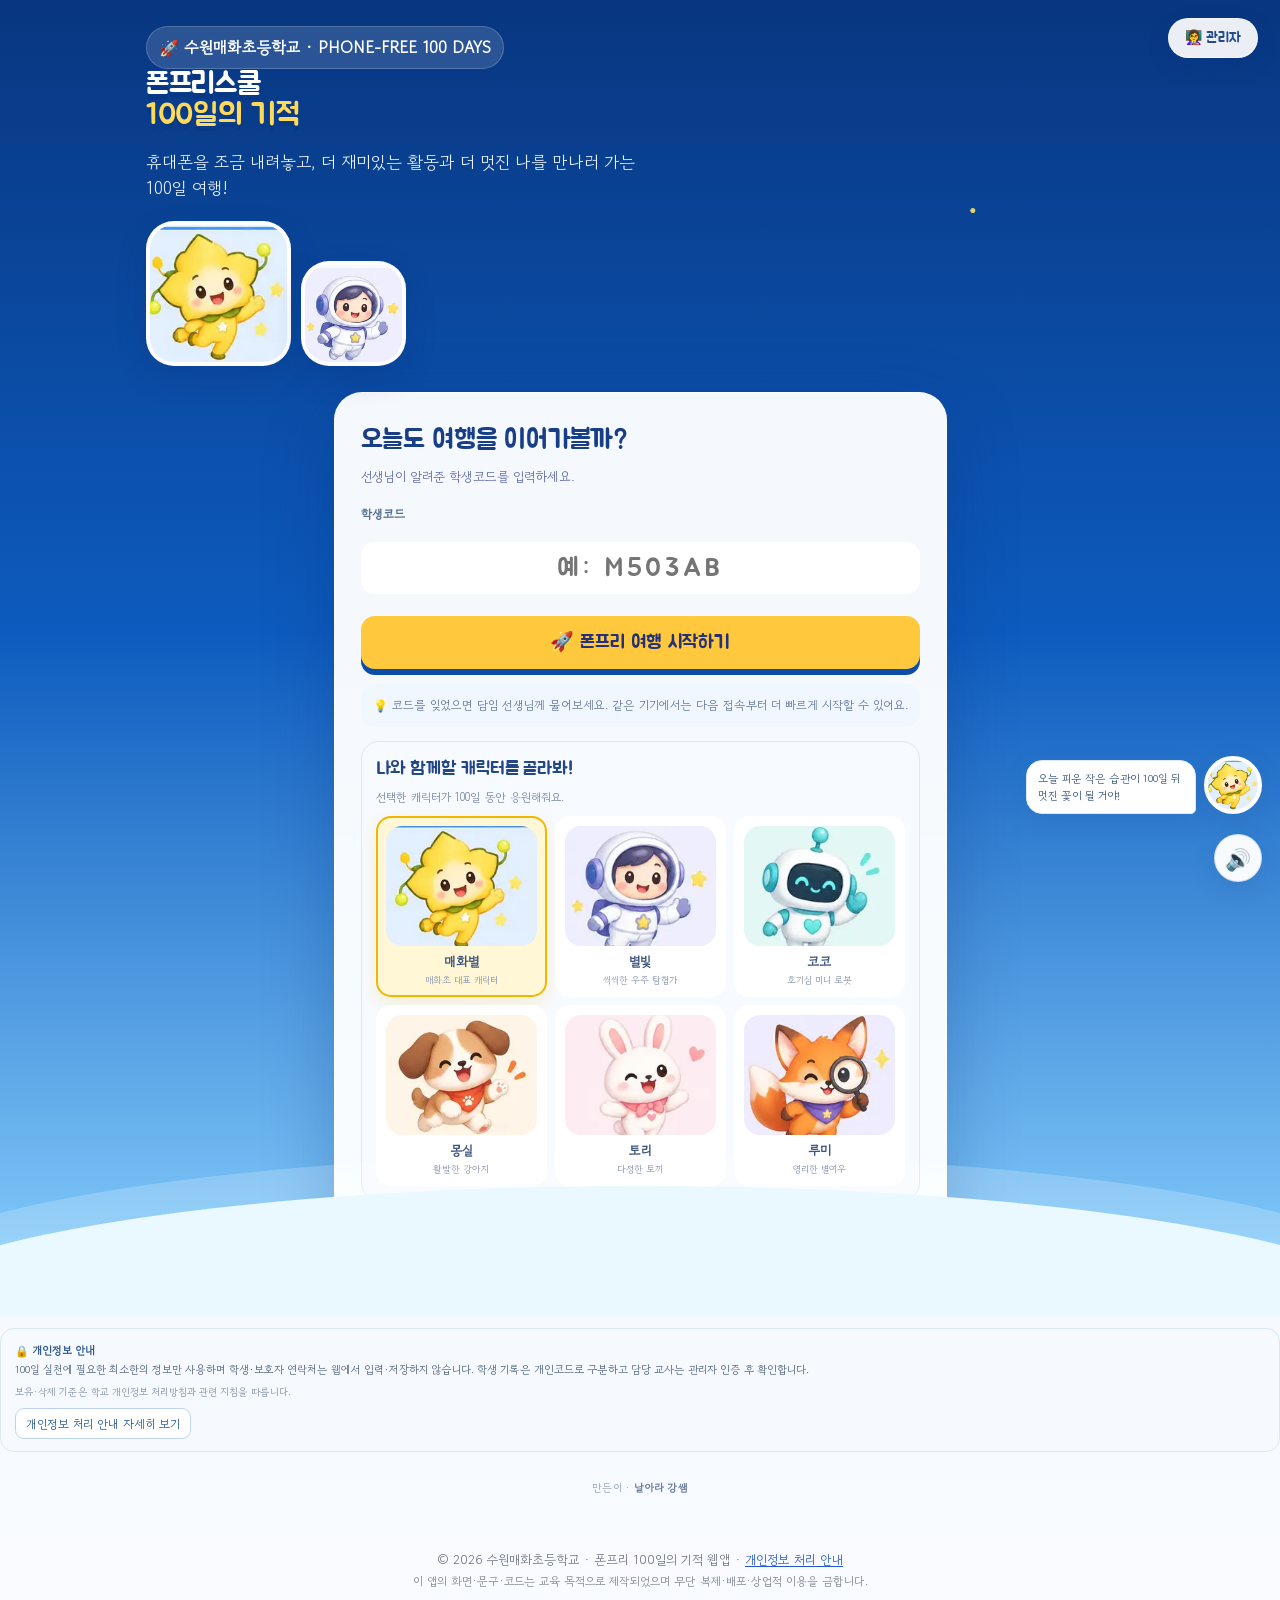
<file: index.html>
<!DOCTYPE html>
<html lang="ko">
<head>
<!-- v8.1: 학습지원 소프트웨어 필수기준 체크리스트 대응 -->
<meta charset="UTF-8">
<meta name="viewport" content="width=device-width, initial-scale=1">
<title>폰프리 100일의 기적 · 5·6학년</title>
<meta name="description" content="수원매화초등학교 5·6학년 학생이 100일 동안 스마트폰 사용 습관을 돌아보고 독서·예술문화·스포츠·관계 성장 활동을 기록하는 폰프리 실천 웹앱입니다.">
<meta name="theme-color" content="#1B2358">
<meta name="robots" content="noindex,nofollow,noarchive">
<link rel="canonical" href="https://100-v80.vercel.app/">
<meta property="og:type" content="website">
<meta property="og:locale" content="ko_KR">
<meta property="og:title" content="폰프리스쿨 100일의 기적">
<meta property="og:description" content="폰 OFF, RAS ON! 오늘 기록과 내 활동을 차근차근 남기는 100일 폰프리 성장 프로젝트">
<meta property="og:url" content="https://100-v80.vercel.app/">
<link rel="preconnect" href="https://fonts.googleapis.com">
<link href="https://fonts.googleapis.com/css2?family=Jua&family=Gowun+Dodum&display=swap" rel="stylesheet">
<link rel="stylesheet" href="/styles.css">
</head>
<body>
<div id="login">
    <button type="button" class="admin-entry-top" id="adminEntryTop">👩‍🏫 관리자</button>

    <div class="login-shell">
      <div class="login-story">
        <div class="mini-brand">🚀 수원매화초등학교 · PHONE-FREE 100 DAYS</div>
        <h1>폰프리스쿨<br><em>100일의 기적</em></h1>
        <p>휴대폰을 조금 내려놓고, 더 재미있는 활동과 더 멋진 나를 만나러 가는 100일 여행!</p>
        <div class="login-characters">
          <div class="login-mascot-img"><img src="" data-char-image="maehwabyeol" alt="매화별"></div>
          <div class="login-mascot-img secondary"><img src="" data-char-image="byeolbit" alt="별빛"></div>
        </div>
      </div>
      </div>
      <div class="login-card">
        <h2>오늘도 여행을 이어가볼까?</h2>
        <div class="muted">선생님이 알려준 학생코드를 입력하세요.</div>
        <div class="login-code-label">학생코드</div>
        <input id="codeIn" maxlength="10" placeholder="예: M503AB" autocomplete="off">
        <button class="btn login-primary" id="loginBtn">🚀 폰프리 여행 시작하기</button>
        <div class="login-help">💡 코드를 잊었으면 담임 선생님께 물어보세요. 같은 기기에서는 다음 접속부터 더 빠르게 시작할 수 있어요.</div>
        <div class="character-panel">
          <h3>나와 함께할 캐릭터를 골라봐!</h3>
          <p>선택한 캐릭터가 100일 동안 응원해줘요.</p>
          <div class="character-grid maehwa-six">
            <button type="button" class="character-choice on" data-char-id="maehwabyeol" data-name="매화별" data-say="오늘 피운 작은 습관이 100일 뒤 멋진 꽃이 될 거야!">
              <div class="face"><img src="" data-char-image="maehwabyeol" alt="매화별"></div><b>매화별</b><small>매화초 대표 캐릭터</small>
            </button>
            <button type="button" class="character-choice" data-char-id="byeolbit" data-name="별빛" data-say="좋아! 오늘도 폰프리 우주로 출발!">
              <div class="face"><img src="" data-char-image="byeolbit" alt="별빛"></div><b>별빛</b><small>씩씩한 우주 탐험가</small>
            </button>
            <button type="button" class="character-choice" data-char-id="coco" data-name="코코" data-say="새로운 좋은 습관 데이터를 발견했어!">
              <div class="face"><img src="" data-char-image="coco" alt="코코"></div><b>코코</b><small>호기심 미니 로봇</small>
            </button>
            <button type="button" class="character-choice" data-char-id="mongsil" data-name="몽실" data-say="폰 대신 재미있는 걸 하러 가자! 멍!">
              <div class="face"><img src="" data-char-image="mongsil" alt="몽실"></div><b>몽실</b><small>활발한 강아지</small>
            </button>
            <button type="button" class="character-choice" data-char-id="tori" data-name="토리" data-say="천천히 해도 괜찮아. 오늘 한 걸음이면 충분해!">
              <div class="face"><img src="" data-char-image="tori" alt="토리"></div><b>토리</b><small>다정한 토끼</small>
            </button>
            <button type="button" class="character-choice" data-char-id="rumi" data-name="루미" data-say="오늘의 폰프리 미션을 멋지게 찾아볼까?">
              <div class="face"><img src="" data-char-image="rumi" alt="루미"></div><b>루미</b><small>영리한 별여우</small>
            </button>
          </div>
        </div>
        <div class="teacher-entry">
          <button class="tlink" id="tlink" type="button">선생님은 여기로 들어가요 →</button>
          <div id="tbox" class="hidden" style="margin-top:10px">
            <label for="tpw" style="display:block;font-size:12px;font-weight:700;color:#536987;margin-bottom:6px">선생님 비밀번호</label>
            <div class="teacher-pw-row">
              <input type="password" id="tpw" placeholder="설정한 비밀번호 입력" autocomplete="current-password">
              <button type="button" id="tpwToggle" class="pw-toggle" aria-label="비밀번호 보기">보기</button>
            </div>
            <div class="teacher-login-msg" id="teacherLoginMsg">스프레드시트의 <b>폰프리 → 선생님 비밀번호 설정</b>에서 먼저 비밀번호를 정해주세요.</div>
            <button class="btn second" id="tbtn" type="button" style="margin-top:9px;background:#fff">학급 현황 열기</button>
          </div>
        </div>
        <div class="err" id="loginErr"></div>
      </div>
    </div>
  </div>



<div class="admin-modal" id="adminModal">
  <div class="admin-modal-card">
    <h2>👩‍🏫 관리자 로그인</h2>
    <div class="muted">선생님 비밀번호를 입력하면 학급 전체 현황으로 이동합니다.</div>
    <label for="adminPw" style="font-size:12px;font-weight:700;color:#536987">선생님 비밀번호</label>
    <div class="teacher-pw-row" style="margin-top:6px">
      <input type="password" id="adminPw" placeholder="비밀번호 입력" autocomplete="current-password">
      <button type="button" id="adminPwToggle" class="pw-toggle">보기</button>
    </div>
    <div class="teacher-login-msg" id="adminLoginMsg">스프레드시트에서 설정한 선생님 비밀번호를 입력하세요.</div>
    <button class="btn" id="adminLoginBtn" type="button" style="margin-top:10px">학급 현황 열기</button>
    <button class="admin-modal-close" id="adminModalClose" type="button">닫기</button>
  </div>
</div>

<div id="teacher" class="hidden">
  <h1 style="font-size:24px;margin:8px 0 2px">👩‍🏫 학급 전체 현황</h1>
  <div class="muted" style="margin-bottom:8px">체크한 학생을 한 번에 인쇄할 수 있어요. 교육청 제출용 2-1·2-2·2-3과 학교장 추천서를 한 번에 준비할 수 있습니다.</div>

  <div class="teacher-summary">
    <div class="teacher-kpi"><b id="tkStudents">0</b><span>전체 학생</span></div>
    <div class="teacher-kpi"><b id="tkToday">0</b><span>기록 중 학생</span></div>
    <div class="teacher-kpi"><b id="tkDone">0</b><span>80일 이상 기록</span></div>
    <div class="teacher-kpi"><b id="tkActs">0</b><span>활동 기록 합계</span></div>
  </div>

  <div class="tools">
    <button class="btn" id="tPrintSheet">선택 학생 실천기록지(2-1) 인쇄</button>
    <button class="btn" id="tPrintPf">선택 학생 포트폴리오(2-2) 인쇄</button>
    <button class="btn second" id="tPrintBoth">2-1 + 2-2 인쇄</button>
    <button class="btn second" id="tPrintGrowth">선택 학생 2-3 인쇄</button>
    <button class="btn second" id="tPrintRec">학교장 추천서 인쇄</button>
    <button class="btn second" id="tPrintFull">제출서류 전체 인쇄</button>
    <button class="btn second" id="tRefresh">새로고침</button>
    <button class="btn second" id="tLogout">나가기</button>
  </div>

  <div class="teacher-table-wrap">
    <table>
      <thead>
        <tr>
          <th><input type="checkbox" id="tAll" checked></th>
          <th>반</th><th>이름</th><th>코드</th><th>기록일</th>
          <th>★</th><th>△</th><th>↺</th><th>누적사용</th><th>마지막</th><th>개별 인쇄</th>
        </tr>
      </thead>
      <tbody id="tBody"></tbody>
    </table>
  </div>
</div>


<!-- v7.9 중간 성장 기록일 팝업 -->
<div class="growth-day-overlay" id="growthDayOverlay" role="dialog" aria-modal="true" aria-labelledby="growthDayTitle">
  <div class="growth-day-modal">
    <div class="growth-day-icon" id="growthDayIcon">🌱</div>
    <h2 id="growthDayTitle">오늘은 <span class="bigday" id="growthDayNum">30일</span> 중간 성장 기록하는 날!</h2>
    <p id="growthDayCopy">지금까지 달라진 점을 한두 문장으로 남겨두면 마지막 성장 수기를 쓸 때 큰 도움이 돼요.</p>
    <div class="growth-route">📍 기록 위치 · 상단 <b>「제출 준비」</b> → 맨 위 <b>「중간 성장 기록」</b> → 오늘 날짜 칸</div>
    <div class="growth-day-actions">
      <button type="button" class="growth-day-later" id="growthDayLater">잠시 후 할게요</button>
      <button type="button" class="growth-day-go" id="growthDayGo">✍️ 지금 중간 성장 기록하기</button>
    </div>
  </div>
</div>

<div class="app hidden">

  <div class="top">
    <div class="brand-wrap">
      <div class="brand-rocket">🚀</div>
      <div>
        <h1>폰프리스쿨 <span class="brand100">100일의 기적</span></h1>
        <div class="sub">지금, 더 멋진 나를 만나는 시간! · <span id="who">이름을 먼저 적어줘</span></div>
      </div>
    </div>
    <div class="desktop-nav">
      <button class="on" data-p="home">🏠 홈</button>
      <button data-p="home" data-scroll="recordFocus">① 오늘 기록 <span class="nav-check" id="navRecordCheck"></span></button>
      <button data-p="play">⭐ 폰 대신 뭐하지?</button>
      <button data-p="pf">② 내 활동 <span class="nav-check" id="navActCheck"></span></button>
      <button data-p="print">📄 제출 준비</button>
      <button data-p="parent">💌 메시지</button>
    </div>
    <div class="profile-pill">
      <div class="profile-avatar">👧🏻</div>
      <div class="profile-copy"><b id="profileName">학생</b><span id="profileClass">5·6학년</span></div>
      <button type="button" class="student-logout" id="studentLogout" title="이 기기에서 로그아웃">로그아웃</button>
    </div>
    <div class="dday"><b id="ddayNum">–</b><span id="ddayLabel">일째</span></div>
  </div>

  <div class="daily-mission-bar" id="dailyMissionBar">
    <div class="daily-mission-title"><b>🎯 오늘의 필수 기록 · 딱 2단계!</b><span>① 오늘 기록 → ② 내 활동 → 끝</span></div>
    <div class="daily-mission-steps">
      <button class="daily-step" id="stepRecord"><strong>① 오늘 기록</strong><small id="stepRecordText">먼저 작성해요</small></button>
      <div class="daily-arrow">→</div>
      <button class="daily-step" id="stepActivity"><strong>② 내 활동</strong><small id="stepActivityText">그다음 작성해요</small></button>
      <div class="daily-arrow">→</div>
      <div class="daily-finish" id="stepFinish">오늘 기록 완료!</div>
    </div>
  </div>


  <!-- ===== 기록 탭 ===== -->
  <section class="page on" id="p-home">
    <div class="school-mode-banner" id="schoolModeBanner">
      <b>📵 실천은 스마트폰 밖에서, 기록은 학교에서 1~2분!</b><br>
      어제 집에서 실천한 내용을 짧게 기록하고, 오늘 할 R·A·S·관계 활동 하나를 정한 뒤 화면을 닫아요.
    </div>
    <div class="space-hero">
      <div class="space-stars"></div>
      <div class="speech left">할 수 있어!</div>
      <div class="speech right">지금도 충분히 멋져!</div>
      <div class="hero-astronaut">👩🏻‍🚀</div>
      <div class="hero-pet">🐶</div>
      <div class="hero-center">
        <div class="hero-avatar-badge"><span class="av" id="heroChar"><img src="" data-char-image="maehwabyeol" alt="매화별"></span><span><b id="heroCharName">매화별</b>이 함께 응원 중!</span></div>
        <div class="hero-greeting"><span id="heroName">친구야</span>,<br>오늘도 <em>멋진 하루</em>를 만들어볼까?</div>
        <div class="hero-caption">작은 실천이 모여 100일의 기적이 됩니다!</div>
        <div class="hero-daybox">
          <div><div class="day-label">📅 오늘은</div><div class="day-number">DAY <span id="journeyDay">1</span></div></div>
          <button class="hero-cta" id="goToday">⭐ 학교에서 기록하기 ›</button>
        </div>
      </div>
      <span id="journeyStars" style="display:none">0</span><span id="jmStreak" style="display:none">0</span><span id="jmActs" style="display:none">0</span>
      <span id="jmRecorded" style="display:none">0</span><span id="journeyCopy" style="display:none"></span><span id="journeyFill" style="display:none"></span>
      <span id="journeyRemain" style="display:none"></span>
    </div>

    <div class="journey-strip">
      <div class="journey-title">나의 100일 여정</div>
      <div class="planet-road">
        <div class="planet-points">
          <div class="planet" id="rp10"><div class="planet-orb">🌱</div><b>10일</b><span>새로운 시작</span></div>
          <div class="planet" id="rp30"><div class="planet-orb">🌿</div><b>30일</b><span>습관이 되는 나</span></div>
          <div class="planet" id="rp50"><div class="planet-orb">🌳</div><b>50일</b><span>더 단단한 나</span></div>
          <div class="planet" id="rp70"><div class="planet-orb">🪐</div><b>70일</b><span>빛나는 나</span></div>
          <div class="planet" id="rp100"><div class="planet-orb">🌍</div><b>100일</b><span>나의 새로운 세상</span></div>
        </div>
      </div>
      <div id="roadFill" style="display:none"></div>
    </div>

    <div class="badge-strip" id="badgeStrip">
      <div class="badge-card" data-badge="10"><div class="badge-medal">🌱</div><b>첫걸음 배지</b><span>10일 달성</span></div>
      <div class="badge-card" data-badge="30"><div class="badge-medal">🌿</div><b>습관 배지</b><span>30일 달성</span></div>
      <div class="badge-card" data-badge="50"><div class="badge-medal">🌳</div><b>반환점 배지</b><span>50일 달성</span></div>
      <div class="badge-card" data-badge="70"><div class="badge-medal">🏆</div><b>도전자 배지</b><span>70일 달성</span></div>
      <div class="badge-card" data-badge="100"><div class="badge-medal">✨</div><b>100일 완주</b><span>100일 달성</span></div>
    </div>

    <div class="character-growth-card" id="characterGrowthCard">
      <div class="cg-avatar-wrap">
        <div class="cg-avatar" id="cgAvatar"></div>
        <div class="cg-accessory" id="cgAccessory">🌱</div>
      </div>
      <div class="cg-main">
        <div class="cg-title"><b id="cgName">매화별</b>도 함께 성장 중!</div>
        <div class="cg-level"><span id="cgLevel">LV.1</span><span id="cgStage">첫걸음</span></div>
        <div class="cg-bar"><i id="cgBar"></i></div>
        <div class="cg-copy" id="cgCopy">오늘 기록을 남기면 캐릭터도 함께 자라요.</div>
<div class="balance-mini" id="balanceMini">
<span data-balance="R">📚 R <b>0</b></span><span data-balance="A">🎨 A <b>0</b></span>
<span data-balance="S">⚽ S <b>0</b></span><span data-balance="F">🤝 관계 <b>0</b></span>
</div><div class="balance-msg" id="balanceMsg">네 가지 활동을 골고루 해보자!</div>
      </div>
      <div class="cg-next"><small>다음 성장까지</small><b id="cgNext">10일</b></div>
    </div>

    <div class="home-dashboard">
      <div class="dash-card">
        <h2>나의 오늘 현황</h2>
        <div class="quick-stat"><span><span class="ico">⭐</span> 모은 별</span><b id="dashStars">0개</b></div>
        <div class="quick-stat"><span><span class="ico">📅</span> 기록한 날</span><b id="dashDays">0일</b></div>
        <div class="quick-stat"><span><span class="ico">🔥</span> 연속 기록</span><b id="dashStreak">0일</b></div>
        <div class="quick-stat"><span><span class="ico">🌱</span> 대체 활동</span><b id="dashActs">0개</b></div>
        <div class="quote-box">“오늘의 작은 선택이<br>내일의 멋진 나를 만든다.”</div>
      </div>

      <div class="dash-card mission-panel" id="recordFocus">
        <div class="compact-record-label"><b>💻 어제 기록하기</b><span>사용시간 → 결과 → 한 줄 기록 → 저장</span></div>
        <div class="mission-title">🌱 어제 실천 3단계 기록</div>
        <div class="mission-grid">
          <div class="mission-box">
            <div class="mission-num">1</div><div class="memoji">🕒</div>
            <b>어제 몇 분<br>사용했나요?</b>
            <button id="missionTime">입력하기 ›</button>
          </div>
          <div class="mission-box">
            <div class="mission-num">2</div><div class="memoji">⭐</div>
            <b>어제의 도전<br>어땠나요?</b>
            <button id="missionResult">선택하기 ›</button>
          </div>
          <div class="mission-box">
            <div class="mission-num">3</div><div class="memoji">✏️</div>
            <b>어제 폰 대신<br>무엇을 했나요?</b>
            <button id="missionNote">기록하기 ›</button>
          </div>
        </div>

        <div class="card" style="margin:12px 0 0;box-shadow:none;background:rgba(255,255,255,.72)" id="recordEditor">
          <div class="day-title"><h2 id="dayTitle">학교에서 기록하기</h2><small id="dayDate"></small></div>
          <div class="time-row">
            <input type="number" id="h" min="0" max="24" placeholder="0"><span>시간</span>
            <input type="number" id="m" min="0" max="59" placeholder="0"><span>분</span>
          </div>
          <div class="choices">
            <button class="choice star" data-v="star"><b>★</b><span>해냈어!</span></button>
            <button class="choice part" data-v="part"><b>△</b><span>노력했어</span></button>
            <button class="choice retry" data-v="retry"><b>↺</b><span>다시 도전</span></button>
          </div>
          <div class="prompt">
            <div class="prompt-mode" id="promptMode">💬 오늘의 한 줄 질문</div>
            <div id="promptBox"></div>
            <div class="prompt-tip">정답은 없어. 오늘 있었던 일을 솔직하게 한두 문장만 적어도 충분해!</div>
          </div>
          <textarea id="note" placeholder="한 줄만 써도 돼. 100일 뒤 나의 성장 기록이 돼!"></textarea>
          <div style="height:8px"></div>
          <button class="btn finish-today" id="save">① 오늘 기록 저장하기</button><div class="next-step-callout" id="recordNextCallout">✓ ① 오늘 기록 완료! 이제 <button type="button" id="goActivityNow">② 내 활동 기록하기 →</button></div>
        </div>
      </div>

      <div class="dash-card growth-mini">
        <h2>30일 성장기록</h2>
        <div class="growth-tabs"><button class="growth-tab on">30일</button><button class="growth-tab">50일</button><button class="growth-tab">70일</button><button class="growth-tab">100일</button></div>
        <div class="growth-question"><div class="sprout">🌱</div><b>지금까지 가장<br>달라진 점은 무엇인가요?</b><button id="growthQuick">지금 작성하기 ›</button></div>
      </div>
    </div>

    <button type="button" class="home-compact-toggle" id="homeMoreToggle" aria-expanded="false">
      <span id="homeMoreLabel">나의 100일 · 성장 자세히 보기</span><span class="arr">⌄</span>
    </button>

    <div class="feature-row">
      <div class="feature-card purple"><div class="fi">🎲</div><h3>폰 대신 뭐하지?</h3><p>다양한 활동 아이디어로 더 재미있는 하루!</p><button data-go-page="play">🎲 하나 골라줘!</button></div>
      <div class="feature-card green"><div class="fi">📚</div><h3>내 활동 컬렉션</h3><p>내가 해본 멋진 활동들을 모아봐요!</p><button data-go-page="pf">활동 보기 ›</button></div>
      <div class="feature-card orange"><div class="fi">📄</div><h3>제출 준비하기</h3><p>교육청 제출 서류를 미리 확인하고 준비해요!</p><button data-go-page="print">제출 서류 보기 ›</button></div>
      <div class="feature-card blue"><div class="fi">👨‍👩‍👧</div><h3>부모님과 함께</h3><p>우리 가족의 응원 한마디!</p><button data-go-page="parent">부모님 글 보기 ›</button></div>
      <div class="feature-card pink"><div class="fi">💌</div><h3>나의 메시지</h3><p>선생님이 보내는 응원 메시지!</p><button data-go-page="parent">메시지 보기 ›</button></div>
    </div>

    <div class="card night" style="margin-top:16px">
      <div class="sky-head"><h2>나의 별 하늘</h2><span class="muted" id="starCount">별 0개</span></div>
      <div class="grid" id="grid"></div>
      <div class="stages" id="stages"></div>
      <div class="legend"><span><i style="background:var(--star)"></i>★ 성공</span><span><i style="background:var(--mint)"></i>△ 조금 성공</span><span><i style="background:var(--peach)"></i>↺ 다시 시작</span></div>
    </div>

    <div class="card">
      <div class="stats">
        <div class="stat"><b id="stStar">0</b><span>성공한 날</span></div>
        <div class="stat"><b id="stStreak">0</b><span>연속 기록</span></div>
        <div class="stat"><b id="stTotal">0h</b><span>100일 폰 사용</span></div>
      </div>
    </div>
  </section>

  <!-- ===== 놀거리 탭 ===== -->
  <section class="page" id="p-play">
    <div class="card">
      <h2>폰 대신 뭐 하지?</h2>
      <div class="chips" id="chips">
        <button class="chip on" data-c="all">전부</button>
        <button class="chip" data-c="R">독서</button>
        <button class="chip" data-c="A">예술</button>
        <button class="chip" data-c="S">운동</button>
        <button class="chip" data-c="M">음악</button>
        <button class="chip" data-c="F">가족·친구</button>
      </div>
      <div class="character-recommend" id="characterRecommend">
        <div class="cr-avatar" id="crAvatar"></div>
        <div><b id="crTitle">매화별 추천</b><span id="crCopy">오늘 너에게 어울리는 활동을 골라줄게!</span></div>
      </div>
      <div class="roulette-out" id="rout">버튼을 눌러봐</div>
      <button class="btn second" id="spin">돌려보기</button>
      <p class="muted" style="margin:10px 0 0">여기는 아이디어만 주는 곳이야. 진짜로 하고 나서, 포트폴리오 탭에 네 말로 적으면 돼.</p>
    </div>

    <div class="card">
      <h2>폰이 너무 하고 싶을 때</h2>
      <details><summary>학원 끝나고 집에 올 때</summary><p>폰은 가방 안쪽 주머니에. 오늘 학원에서 제일 웃겼던 일 하나를 집에 가서 말해주기로 정해봐. 걷는 동안 생각하면 심심하지 않아.</p></details>
      <details><summary>저녁 먹고 쇼츠 보고 싶을 때</summary><p>딱 하나만 정해서 해. 줄넘기 100개, 그림 한 장, 책 10쪽. 그걸 끝내면 오늘은 성공이야. 쇼츠는 "하나만"이 안 되니까 시작을 안 하는 게 더 쉬워.</p></details>
      <details><summary>자기 전에 침대에서</summary><p>폰은 내 방 밖에서 충전. 처음 3일이 제일 힘들고 그다음엔 잠이 빨리 와. 잠이 안 오면 책을 조금 읽어.</p></details>
      <details><summary>단톡방 알림이 계속 올 때</summary><p>알림을 끄고 "저녁 8시에 한 번만 확인"처럼 시간을 정해. 친구들한테 "나 폰프리 하는 중이야"라고 미리 말해두면 편해.</p></details>
      <details><summary>친구가 게임 같이 하자고 할 때</summary><p>"주말에 한 판만" 이렇게 날짜를 정해서 약속해. 안 되는 날은 "오늘은 안 돼, 대신 내일 축구할래?"라고 다른 걸 제안해봐.</p></details>
      <details><summary>이미 실패했을 때</summary><p>괜찮아. ↺를 누르고 왜 그랬는지 한 줄만 써. 다시 시작한 기록이 있어야 "회복 과정"이 보여서 오히려 점수가 돼.</p></details>
    </div>
  </section>

  <!-- ===== 포트폴리오 탭 ===== -->
  <section class="page" id="p-pf"><div class="pf-required-head"><b>② 내 활동 기록하기</b><span>① 오늘 기록을 저장한 다음, 오늘 폰 대신 한 활동을 하나 기록하면 오늘의 필수 기록이 끝나요.</span></div><div class="card collection-card"><h2>🎒 내가 모은 폰 대신 활동</h2><div class="muted">활동을 모으면 제출 포트폴리오로 자동 정리돼요.</div>
<div class="collection-grid"><div class="collection"><div class="emoji">📚</div><b id="colR">0개</b><span>R · 독서</span></div><div class="collection"><div class="emoji">🎨</div><b id="colA">0개</b><span>A · 예술문화</span></div><div class="collection"><div class="emoji">⚽</div><b id="colS">0개</b><span>S · 스포츠</span></div><div class="collection"><div class="emoji">❤️</div><b id="colF">0개</b><span>관계성장</span></div></div></div>
    <div class="card plan-card">
      <button type="button" class="plan-toggle" id="planToggle">수정하기 ▾</button>
      <h2>실천 계획</h2>
      <p class="muted" style="margin:0 0 6px">서식2-2의 앞부분이야. 100일 시작할 때 한 번 쓰고, 바뀌면 고쳐도 돼. (바꾸면 자동 저장)</p>
      <div class="field"><label>100일 동안 바꾸고 싶은 폰 습관 (3가지)</label>
        <input id="pfH1" placeholder="① 예) 자기 전에 침대에서 쇼츠 보기">
        <input id="pfH2" placeholder="②" style="margin-top:6px">
        <input id="pfH3" placeholder="③" style="margin-top:6px"></div>
      <div class="field"><label>나의 목표 (3가지, 구체적으로)</label>
        <input id="pfG1" placeholder="① 예) 학교 있는 동안 폰 안 쓰기">
        <input id="pfG2" placeholder="② 예) 밥 먹을 때 폰 내려놓기" style="margin-top:6px">
        <input id="pfG3" placeholder="③ 예) 자기 1시간 전에 폰 끄기" style="margin-top:6px"></div>
      <div class="prompt">나의 다짐: 나는 2026. 9. 7.~12. 15. 100일 동안 내가 정한 폰프리 규칙을 자발적으로 실천하고, 성공한 날뿐 아니라 어려웠던 날과 다시 시작한 과정도 솔직하게 기록하겠습니다. <span class="muted">(서식에 인쇄돼)</span></div>
      <div style="height:10px"></div>
      <button class="btn second" id="savePf">실천 계획 저장</button>
    </div>

    <div class="card activity-entry-card" id="activityEntry">
      <h2>② 오늘 폰 대신 한 활동 기록</h2>
      <p class="muted" style="margin:0 0 6px">한 일이 생길 때마다 한 개씩 저장해. 100일 뒤에 여기 모인 걸로 포트폴리오를 정리해.</p>
      <div class="chips" id="actCats">
        <button class="chip on" data-c="R">R 독서</button><button class="chip" data-c="A">A 예술</button><button class="chip" data-c="S">S 운동</button><button class="chip" data-c="M">M 음악</button><button class="chip" data-c="F">관계·성장</button>
      </div>
      <div class="row2" style="margin-top:8px">
        <div class="field"><label>언제</label><input type="date" id="actDate" min="2026-09-07" max="2026-12-15"></div>
        <div class="field"><label>얼마나 (선택)</label><input id="actHow" placeholder="30분, 20쪽, 100개"></div>
      </div>
      <div class="field"><label>무엇을 했어?</label><input id="actWhat" placeholder="예) 『○○』 3장까지 읽음"></div>
      <div class="field"><label>느낀 점·생각한 점</label><textarea id="actFeel" style="min-height:52px" placeholder="예) 주인공이 포기 안 하는 게 멋졌다"></textarea>
      <div class="muted" style="margin-top:4px">진짜로 한 일만, 네가 느낀 걸 네 말로 적어. 이게 포트폴리오에서 제일 중요해.</div></div>
      <button class="btn" id="actAdd">② 내 활동 저장하고 오늘 기록 끝내기</button>
      <div class="next-step-callout" id="activityDoneCallout">🎉 오늘의 필수 기록을 모두 마쳤어요. 이제 화면을 닫고 폰프리 시간을 보내요!</div>
    </div>

    <div class="card activity-history-card">
      <div class="day-title"><h2>모아둔 활동</h2><small id="actSummary"></small></div>
      <div class="chips" id="actFilter" style="margin:6px 0">
        <button class="chip on" data-c="all">전부</button><button class="chip" data-c="R">R</button><button class="chip" data-c="A">A</button><button class="chip" data-c="S">S</button><button class="chip" data-c="M">M</button><button class="chip" data-c="F">관계</button>
      </div>
      <div id="actHint" class="prompt"></div>
      <div id="actList"></div>
      <p class="muted" style="margin:10px 0 0">체크가 켜진 활동만 포트폴리오(서식2-2)에 인쇄돼. 100일 뒤 제일 의미 있었던 것만 남기고 정리하면 돼.</p>
    </div>
  </section>

  <!-- ===== 부모님 탭 ===== -->
  <section class="page" id="p-parent">
    <div class="card parent-guide-card">
      <div class="parent-guide-top">
        <div>
          <h2>👨‍👩‍👧 부모님과 함께 보는 곳</h2>
          <p class="muted" style="margin:0">이번 주 기록을 함께 보고, 부모님이 짧게 한마디 남겨주세요.</p>
        </div>
        <div class="parent-badge">주 1회</div>
      </div>
      <div class="prompt parent-tip">💌 잘한 점 하나, 달라진 점 하나면 충분해요. 예) “밥 먹을 때 폰을 안 보니 이야기가 늘었어요.”</div>
      <div class="muted" style="font-size:11.5px;margin-top:8px">남긴 글은 100일 뒤 서식2-2의 ‘학부모 의견’ 작성에 활용할 수 있어요.</div>
    </div>
    <div class="card parent-weeks-card" id="weeks"></div>
  </section>

  <!-- ===== 인쇄·설정 탭 ===== -->
  <section class="page" id="p-print"><div class="card milestone-card"><h2>🌱 중간 성장 기록</h2><div class="muted">30·50·70·100일에 한두 문장씩 남겨두면 마지막 수기가 훨씬 쉬워져요.</div>
<div class="field"><label>30일 · 처음 달라진 점</label><textarea id="ms30"></textarea></div>
<div class="field"><label>50일 · 가장 힘들었던 순간</label><textarea id="ms50"></textarea></div>
<div class="field"><label>70일 · 폰 대신 발견한 것</label><textarea id="ms70"></textarea></div>
<div class="field"><label>100일 · 내가 성장한 점</label><textarea id="ms100"></textarea></div>
<button class="btn second" id="saveMilestones">중간 성장 기록 저장</button></div>
    <div class="card">
      <h2>내 정보</h2>
      <div class="field"><label>이름</label><input id="fName"></div>
      <div class="row2">
        <div class="field"><label>학교</label><input id="fSchool" placeholder="○○초등학교"></div>
        <div class="field"><label>학년/반</label><input id="fClass" placeholder="5-3"></div>
      </div>
      <div class="field"><label>지역 (교육지원청)</label><input id="fRegion" placeholder="수원"></div>
      <div class="privacy-inline">🔒 학생·보호자 연락처는 웹에서 입력·저장하지 않습니다. 공식 서식에 필요하면 출력 후 직접 작성해 주세요.</div>
      <div class="field"><label>나의 목표</label>
        <div class="goal">나는 하루 <input type="number" id="fGoal" min="0" max="24" step="0.5"> 시간 이상 폰을 안 쓰겠습니다.</div></div>
      <button class="btn second" id="saveInfo">정보 저장</button>
    </div>

    <div class="card">
      <h2>인쇄하기</h2>
      <p class="muted" style="margin:0 0 10px">여기서 기록한 게 그대로 서식2-1(실천기록지) 모양으로 나와요. 인쇄한 뒤 담임 선생님과 보호자 사인을 받으면 돼요. 기록은 학교 시트에 저장되니 선생님이 대신 인쇄해 줄 수도 있어요.</p>
      <button class="btn" id="printSheet">실천기록지(서식2-1) 인쇄</button>
      <div style="height:8px"></div>
      <button class="btn" id="printPf">포트폴리오(서식2-2) 인쇄</button>
      <div style="height:8px"></div>
      <button class="btn second" id="printNotes">한 줄 일기 모음 인쇄 (수기 쓸 때 참고)</button>
      <p class="muted" style="margin:10px 0 0">인쇄 창에서 <b>용지 A4 · 배율 100% · 머리글/바닥글 끄기 · 배경 그래픽 켜기</b>로 맞춰주세요. 폰에서 인쇄가 안 되면 컴퓨터로 같은 코드로 들어와서 인쇄하면 돼요.</p>
    </div>

    <div class="card">
      <h2>교육청 제출 준비 · [2-3] 변화·성장 수기</h2>
      <div class="warn">이 부분은 <b>학생 본인의 실제 경험으로 직접 작성</b>해야 해요. 앱은 지금까지 저장한 기록을 떠올리는 데 도움만 줍니다. AI가 대신 쓴 문장을 그대로 제출하면 안 됩니다.</div>
      <div class="submit-guide">
        <div class="submit-step"><b>2-1</b><span>100일 실천기록지 · 사용시간과 ★/△/↺ 기록</span></div>
        <div class="submit-step"><b>2-2</b><span>실천 계획 + R/A/S/관계성장 포트폴리오</span></div>
        <div class="submit-step"><b>2-3</b><span>나의 실천 수기 · 변화 · 성장 · 항저우 탐방 계획</span></div>
      </div>
      <div class="growth-grid">
        <div class="growth-box"><label>나의 실천 수기</label><p>100일 동안 스마트폰을 가장 사용하고 싶었던 순간은 언제였나요? 그때 어떻게 대응했고, 실패했더라도 어떻게 다시 시작했는지 구체적으로 적어주세요.</p><textarea id="grStory" placeholder="내가 직접 겪은 일을 내 말로 적어주세요."></textarea></div>
        <div class="growth-box"><label>나의 변화</label><p>학습, 친구·가족 관계, 취미, 수면·생활 리듬 등에서 실제로 달라진 점을 전·후 사례 중심으로 적어주세요.</p><textarea id="grChange" placeholder="100일 전과 지금을 비교해 적어보세요."></textarea></div>
        <div class="growth-box growth-connected"><label>나의 성장</label><p>R·A·S·관계 활동 가운데 가장 의미 있었던 활동과 그 이유, 새롭게 알게 된 나의 모습을 <b>내 말로</b> 적어주세요.</p>
          <div class="growth-evidence" id="growthEvidence">
            <div class="ge-head"><b>📊 내 기록에서 자동으로 가져온 성장 근거</b><span>글은 대신 써주지 않아요</span></div>
            <div class="ge-stats" id="growthEvidenceStats"></div>
            <div class="ge-balance" id="growthEvidenceBalance"></div>
            <div class="ge-acts" id="growthEvidenceActs"></div>
            <div class="ge-prompt" id="growthEvidencePrompt"></div>
          </div>
          <textarea id="grGrowth" placeholder="위의 실제 기록을 참고해서, 가장 의미 있었던 활동과 내가 새롭게 알게 된 점을 내 말로 적어보세요."></textarea></div>
        <div class="growth-box"><label>탐방 계획</label><p>항저우에서 무엇을 보고·묻고·배우고 싶은지, 탐방 후 학교·학급·가족·지역사회에 어떻게 공유하고 실천을 이어갈지 적어주세요.</p><textarea id="grTrip" placeholder="보고 싶은 것 / 묻고 싶은 것 / 배운 뒤 공유할 방법"></textarea></div>
      </div>
      <div style="height:10px"></div>
      <button class="btn second" id="saveGrowth">2-3 초안 저장</button>
      <div style="height:8px"></div>
      <button class="btn" id="printGrowth">[2-3] 변화·성장 수기 인쇄</button>
      <div style="height:8px"></div>
      <button class="btn second" id="printAllSubmit">2-1 + 2-2 + 2-3 한 번에 인쇄</button>
    </div>

    <div class="card">
      <h2>기억해</h2>
      <p style="margin:0">12월 15일까지 실천하고, 12월 21일까지 학교에 내야 해. 수기는 꼭 네가 직접 쓴 이야기여야 해. AI가 대신 쓴 글은 심사에서 빠져.</p>
      <div style="height:12px"></div>
      <button class="btn small second" id="reset" style="color:#B23A3A;border-color:#B23A3A">실천 기록 초기화</button>
      <button class="btn small second" id="deviceReset" style="margin-top:8px">이 기기 앱 정보 초기화</button>
      <p class="muted" style="margin:8px 0 0">기기 초기화는 이 브라우저에 남은 캐릭터·효과음 설정만 지우며, 학교에 저장된 실천 기록은 삭제하지 않습니다.</p>
    </div>
  </section>

</div>

<nav class="tabs hidden">
  <button class="on" data-p="home"><b>★</b>기록</button>
  <button data-p="play"><b>◎</b>폰 대신</button>
  <button data-p="pf"><b>✎</b>내 활동</button>
  <button data-p="parent"><b>♥</b>부모님</button>
  <button data-p="print"><b>⎙</b>제출 준비</button>
</nav>

<!-- ===== 인쇄 전용 영역 ===== -->
<div id="print"></div>

<div class="savebar" id="savebar" aria-live="polite"></div>

<script src="/app.js" defer></script>

  
  <div class="companion-dock" id="companionDock">
    <div class="companion-bubble" id="companionBubble">오늘도 한 걸음이면 충분해!</div>
    <div class="companion-char maehwa" id="companionChar"><img src="" data-char-image="maehwabyeol" alt="매화별"></div>
  </div>

  <div class="badge-toast" id="badgeToast">
    <div class="badge-pop">
      <div class="big" id="badgeToastIcon">🌱</div>
      <h2 id="badgeToastTitle">새 배지 획득!</h2>
      <p id="badgeToastText">첫걸음 배지를 얻었어!</p>
      <button class="btn" id="badgeToastClose">좋아! 계속 가자 🚀</button>
    </div>
  </div>
  <div class="confetti" id="confetti"></div>

  <div class="finish-overlay" id="finishOverlay">
    <div class="finish-modal">
      <div class="finish-icon">🏆</div>
      <h2>100일 완주!</h2>
      <p><b id="finishName">친구야</b>, 100일 동안 정말 멋지게 달려왔어.<br>휴대폰을 내려놓은 시간만큼 새로운 경험을 많이 만났어!</p>
      <div class="finish-summary">
        <div><b id="finishStars">0</b><span>성공한 날</span></div>
        <div><b id="finishActs">0</b><span>폰 대신 활동</span></div>
        <div><b id="finishDays">100</b><span>기록한 날</span></div>
      </div>
      <button class="btn" id="finishToPrint">📄 나의 100일 결과 보기</button>
      <button class="btn finish-close" id="finishClose">다시 홈으로</button>
    </div>
  </div>




<div class="privacy-note" id="privacyNotice">
  <strong>🔒 개인정보 안내</strong><br>
  100일 실천에 필요한 최소한의 정보만 사용하며 학생·보호자 연락처는 웹에서 입력·저장하지 않습니다.
  학생 기록은 개인코드로 구분하고 담당 교사는 관리자 인증 후 확인합니다.
  <div class="privacy-mini">보유·삭제 기준은 학교 개인정보 처리방침과 관련 지침을 따릅니다.</div>
  <button type="button" class="privacy-open" id="privacyOpen">개인정보 처리 안내 자세히 보기</button>
</div>

<div class="privacy-overlay" id="privacyOverlay" role="dialog" aria-modal="true" aria-labelledby="privacyTitle">
  <div class="privacy-modal">
    <h2 id="privacyTitle">🔒 폰프리스쿨 개인정보 처리 안내</h2>
    <p><strong>수원매화초등학교 「폰프리스쿨 100일의 기적」</strong>은 학생의 폰프리 실천·성장 교육활동을 위해 필요한 최소한의 개인정보만 처리합니다.</p>
    <h3>1. 개인정보의 처리 목적</h3>
    <p>학생의 100일 폰프리 실천 기록, 독서(R)·예술문화(A)·스포츠(S)·관계 활동 기록, 성장 성찰 및 포트폴리오 작성, 교사의 학급 운영·확인, 공식 제출자료 준비를 위해 처리합니다. 이 목적 이외의 용도로 이용하지 않습니다.</p>
    <h3>2. 처리하는 개인정보 항목</h3>
    <ul><li>기본정보: 이름, 학교, 학년·반, 지역(교육지원청), 학생 개인코드</li><li>실천기록: 날짜, 스마트폰 사용시간, ★/△/↺ 결과, 학생 성찰</li><li>활동·성장기록: R·A·S·관계 활동, 느낀 점, 30·50·70·100일 성장 기록, 변화·성장 수기</li><li>가정 연계: 보호자 주간 의견</li></ul>
    <p><strong>수집하지 않는 정보:</strong> 주민등록번호, 주소, 학생 사진, 정밀 위치정보, 학생·보호자 전화번호. 공식 서식에 연락처가 필요한 경우 웹에 저장하지 않고 출력 후 별도로 작성합니다.</p>
    <h3>3. 보유기간 및 파기</h3>
    <p>교육활동 운영에 필요한 기간 동안만 보유하며, <strong>학교가 정한 보유기간이 끝나거나 처리 목적이 달성되면 지체 없이 삭제</strong>합니다. 학운위 제출 전 학교 개인정보 처리방침에 따른 구체적인 보유기간을 최종 확인합니다. 전자기록은 Google Sheets에서 삭제하고, 불필요한 출력물은 학교의 문서·개인정보 파기 절차에 따라 처리합니다.</p>
    <h3>4. 개인정보의 안전성 확보 조치</h3>
    <ul><li>학생별 개인코드로 기록을 구분하고 공용기기에 학생코드를 자동 저장하지 않습니다.</li><li>교사용 현황·삭제 기능은 관리자 비밀번호 인증 후에만 사용합니다.</li><li>교사 화면의 학생코드는 일부 마스킹하여 표시합니다.</li><li>학생·보호자 연락처 등 불필요한 개인정보는 웹에서 수집하지 않습니다.</li><li>HTTPS 통신을 사용하고, 프런트엔드와 데이터 저장 영역을 분리합니다.</li></ul>
    <h3>5. 열람·정정·삭제·처리정지 요구</h3>
    <p>학생 또는 법정대리인은 담당 교사에게 본인 기록의 <strong>열람·정정·삭제·처리정지</strong>를 요청할 수 있습니다. 담당 교사는 요청 내용을 확인한 뒤 학교 개인정보 처리 절차에 따라 처리합니다. 관리자용 기록 삭제 기능은 교사 인증 후에만 실행됩니다.</p>
    <h3>6. 만 14세 미만 아동의 개인정보 보호</h3>
    <p>본 서비스의 주 이용자는 초등학교 5·6학년으로 만 14세 미만 아동을 포함합니다. 학교는 서비스 이용 전에 학생·법정대리인에게 처리 목적, 항목, 보유기간, 권리 행사 방법을 안내하고, <strong>학교가 적용하는 적법한 절차에 따라 법정대리인 동의 등 필요한 보호 절차를 확인한 학생에게 개인코드를 발급</strong>하여 이용하도록 합니다.</p>
    <h3>7. 개인정보 보호책임 및 문의</h3>
    <p><strong>개인정보 보호책임:</strong> 수원매화초등학교 개인정보 보호책임 체계에 따릅니다.<br><strong>서비스 담당:</strong> 「폰프리스쿨 100일의 기적」 담당 교사<br><strong>문의:</strong> 수원매화초등학교를 통해 담당자에게 요청할 수 있습니다.</p>
    <h3>8. 제3자 제공</h3>
    <p>학생 개인정보를 교육활동 목적 외의 제3자에게 임의로 제공하지 않습니다. 법령에 근거하거나 별도의 적법한 절차가 필요한 경우에는 학교 개인정보 처리방침과 관련 절차를 따릅니다.</p>
    <h3>9. 외부 서비스 이용 및 처리 구조</h3>
    <p>웹 화면과 API 중계에는 <strong>Vercel</strong>, 서버 처리에는 <strong>Google Apps Script</strong>, 기록 저장에는 학교가 관리하는 <strong>Google Sheets</strong>를 사용합니다. Vercel은 요청을 Apps Script로 전달하는 중계 역할을 하며 앱 코드에서 학생 기록을 별도 데이터베이스에 저장하도록 구성하지 않았습니다. 학교는 실제 운영 전 관련 서비스 이용이 개인정보 처리위탁·국외 이전 등에 해당하는지 학교 개인정보 처리방침과 계약·관리 기준에 따라 확인하고 필요한 사항을 공개·관리합니다.</p>
    <p class="privacy-mini"><strong>처리방침 확인 경로:</strong> 서비스 첫 화면 → 「개인정보 처리 안내 자세히 보기」 / <a href="/privacy.html" target="_blank" rel="noopener">별도 개인정보 처리 안내 페이지</a></p>
    <button type="button" class="privacy-close" id="privacyClose">확인했어요</button>
  </div>
</div>

<div class="creator-credit" id="creatorCredit">만든이 · <b>날아라 강쌤</b></div>
<button type="button" class="sound-toggle" id="soundToggle" aria-label="소리 켜기/끄기" title="소리 켜기/끄기">🔊</button>
<div class="sound-toast" id="soundToast">효과음 켜짐</div>

<footer class="site-footer" id="siteFooter">
  © 2026 수원매화초등학교 · 폰프리 100일의 기적 웹앱 · <a href="/privacy.html" target="_blank" rel="noopener">개인정보 처리 안내</a><br>
  <span class="footer-mini">이 앱의 화면·문구·코드는 교육 목적으로 제작되었으며 무단 복제·배포·상업적 이용을 금합니다.</span>
</footer>
</body>
</html>
</file>
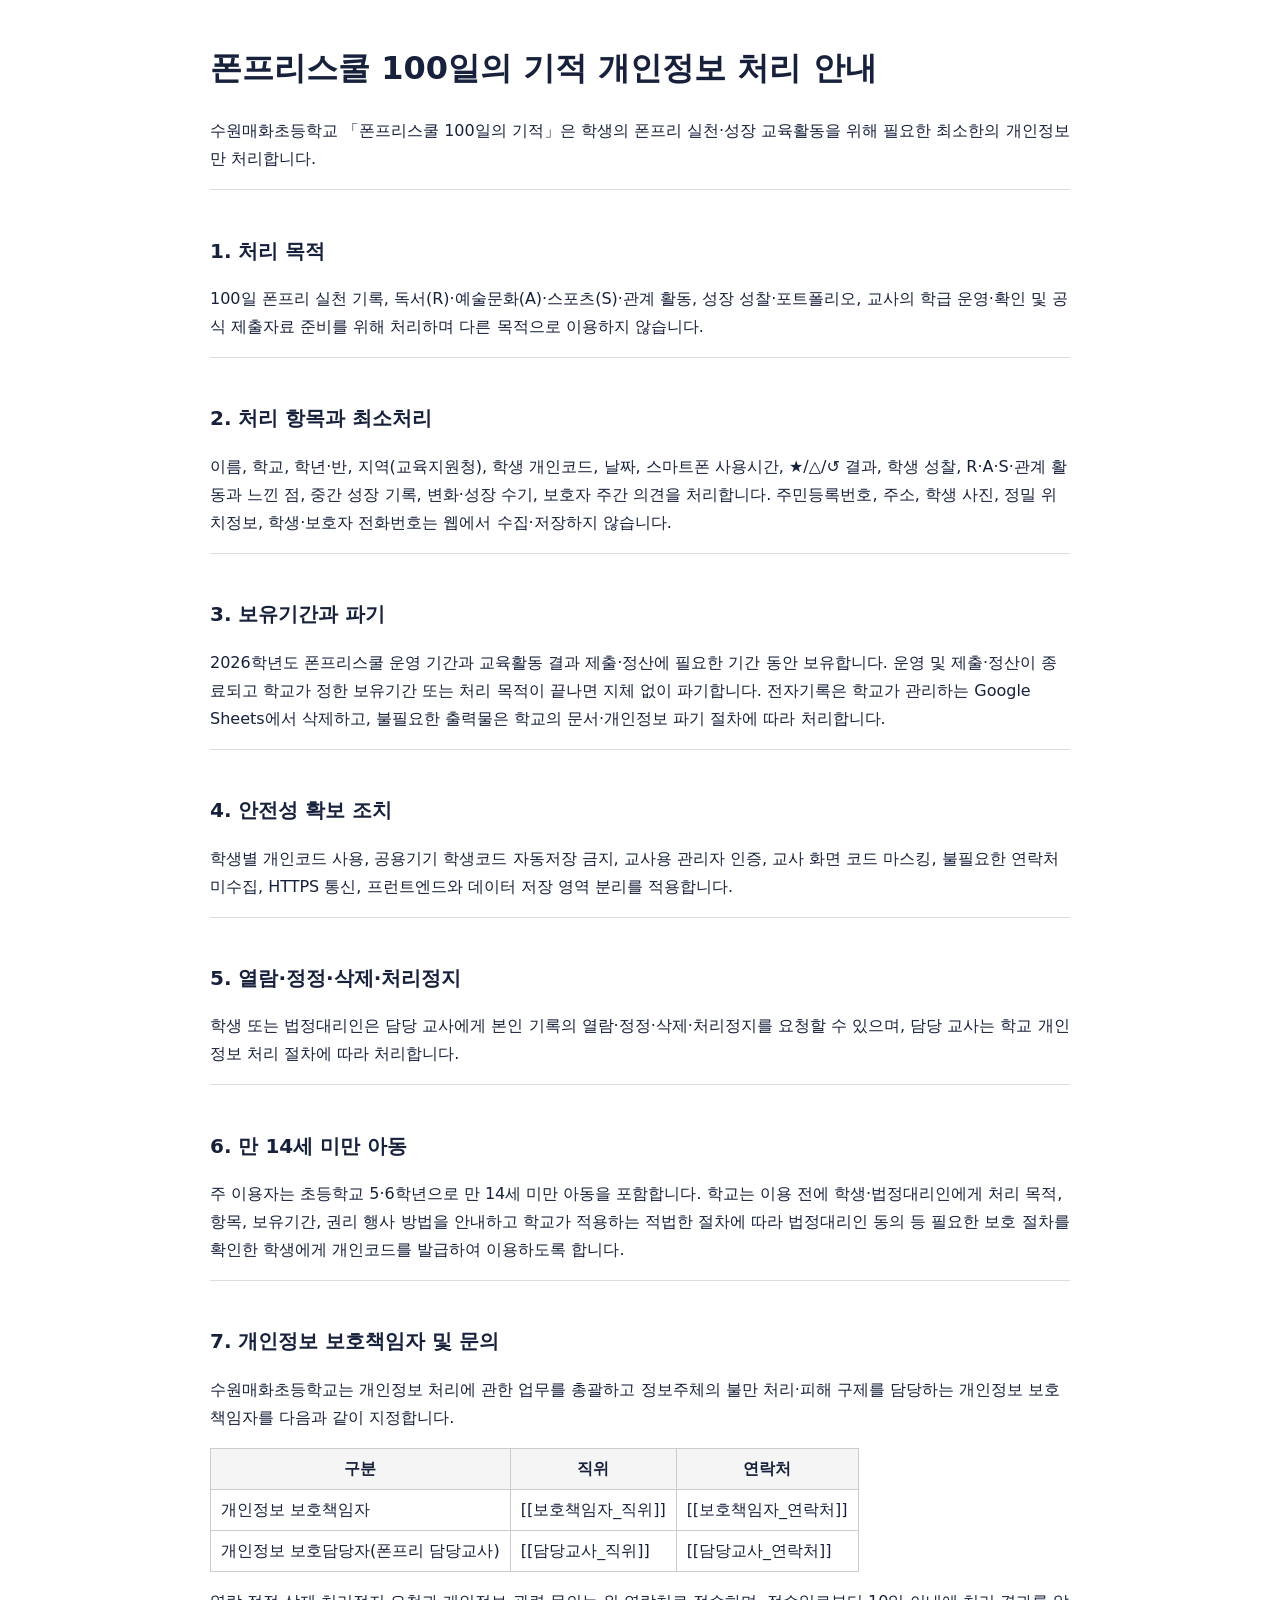
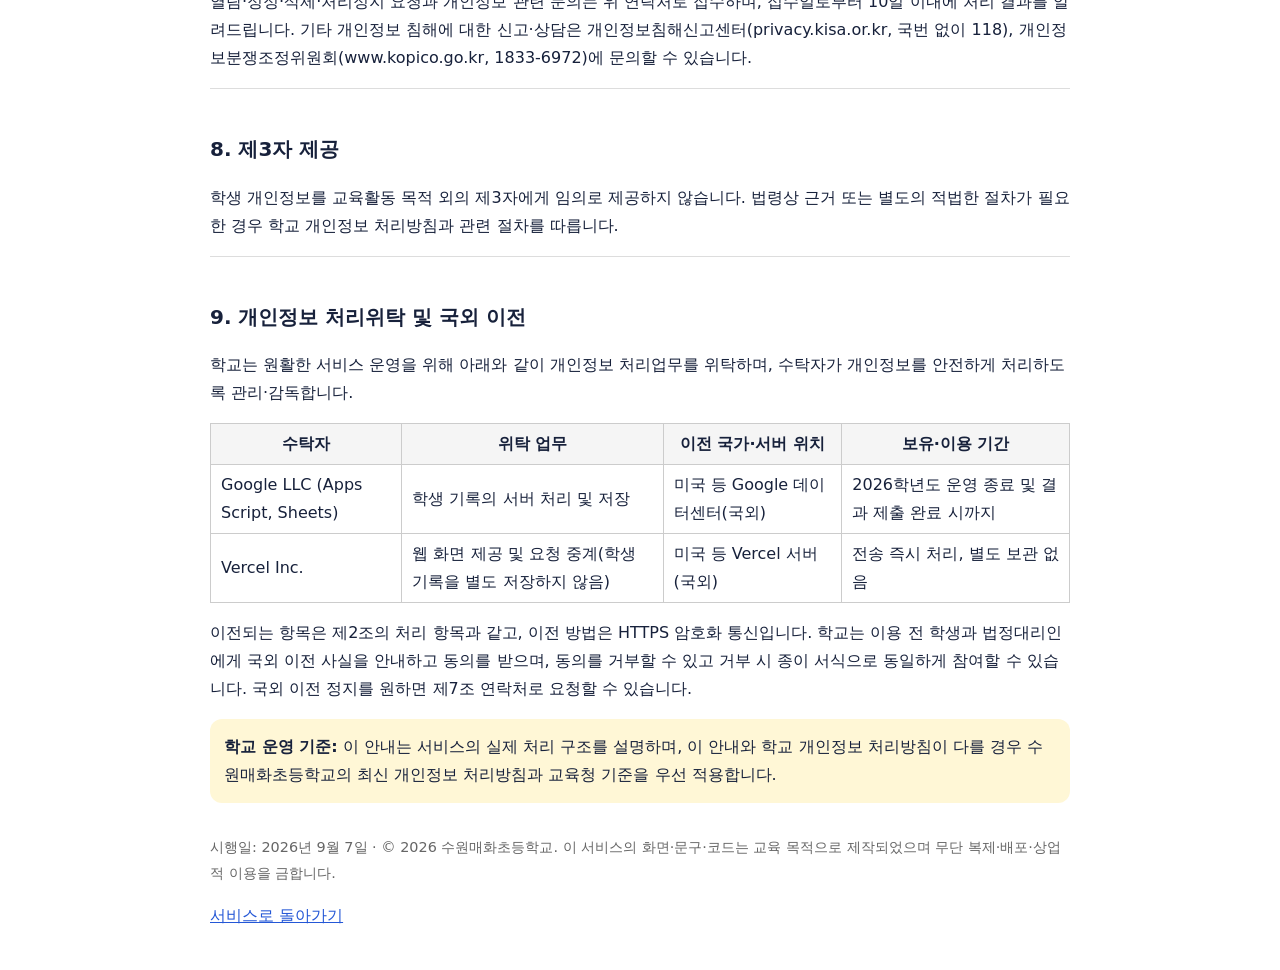
<file: privacy.html>
<!doctype html><html lang="ko"><head><meta charset="utf-8"><meta name="viewport" content="width=device-width,initial-scale=1"><title>폰프리스쿨 100일의 기적 개인정보 처리 안내</title><meta name="description" content="수원매화초등학교 폰프리스쿨 100일의 기적 개인정보 처리 안내"><meta name="robots" content="noindex,nofollow"><link rel="canonical" href="https://100-v80.vercel.app/privacy.html"><style>body{font-family:system-ui,-apple-system,'Noto Sans KR',sans-serif;max-width:860px;margin:40px auto;padding:0 22px;line-height:1.75;color:#17213b}h1{font-size:2rem}h2{margin-top:2rem;font-size:1.25rem}section{border-top:1px solid #ddd;padding-top:.7rem}.note{background:#fff7d6;padding:14px;border-radius:12px}a{color:#2457d6}</style></head><body>
<h1>폰프리스쿨 100일의 기적 개인정보 처리 안내</h1><p>수원매화초등학교 「폰프리스쿨 100일의 기적」은 학생의 폰프리 실천·성장 교육활동을 위해 필요한 최소한의 개인정보만 처리합니다.</p>
<section><h2>1. 처리 목적</h2><p>100일 폰프리 실천 기록, 독서(R)·예술문화(A)·스포츠(S)·관계 활동, 성장 성찰·포트폴리오, 교사의 학급 운영·확인 및 공식 제출자료 준비를 위해 처리하며 다른 목적으로 이용하지 않습니다.</p></section>
<section><h2>2. 처리 항목과 최소처리</h2><p>이름, 학교, 학년·반, 지역(교육지원청), 학생 개인코드, 날짜, 스마트폰 사용시간, ★/△/↺ 결과, 학생 성찰, R·A·S·관계 활동과 느낀 점, 중간 성장 기록, 변화·성장 수기, 보호자 주간 의견을 처리합니다. 주민등록번호, 주소, 학생 사진, 정밀 위치정보, 학생·보호자 전화번호는 웹에서 수집·저장하지 않습니다.</p></section>
<section><h2>3. 보유기간과 파기</h2><p>2026학년도 폰프리스쿨 운영 기간과 교육활동 결과 제출·정산에 필요한 기간 동안 보유합니다. 운영 및 제출·정산이 종료되고 학교가 정한 보유기간 또는 처리 목적이 끝나면 지체 없이 파기합니다. 전자기록은 학교가 관리하는 Google Sheets에서 삭제하고, 불필요한 출력물은 학교의 문서·개인정보 파기 절차에 따라 처리합니다.</p></section>
<section><h2>4. 안전성 확보 조치</h2><p>학생별 개인코드 사용, 공용기기 학생코드 자동저장 금지, 교사용 관리자 인증, 교사 화면 코드 마스킹, 불필요한 연락처 미수집, HTTPS 통신, 프런트엔드와 데이터 저장 영역 분리를 적용합니다.</p></section>
<section><h2>5. 열람·정정·삭제·처리정지</h2><p>학생 또는 법정대리인은 담당 교사에게 본인 기록의 열람·정정·삭제·처리정지를 요청할 수 있으며, 담당 교사는 학교 개인정보 처리 절차에 따라 처리합니다.</p></section>
<section><h2>6. 만 14세 미만 아동</h2><p>주 이용자는 초등학교 5·6학년으로 만 14세 미만 아동을 포함합니다. 학교는 이용 전에 학생·법정대리인에게 처리 목적, 항목, 보유기간, 권리 행사 방법을 안내하고 학교가 적용하는 적법한 절차에 따라 법정대리인 동의 등 필요한 보호 절차를 확인한 학생에게 개인코드를 발급하여 이용하도록 합니다.</p></section>
<section><h2>7. 개인정보 보호책임자 및 문의</h2><p>수원매화초등학교는 개인정보 처리에 관한 업무를 총괄하고 정보주체의 불만 처리·피해 구제를 담당하는 개인정보 보호책임자를 다음과 같이 지정합니다.</p>
<table style="border-collapse:collapse;margin:.5rem 0"><tr><th style="border:1px solid #ccc;padding:6px 10px;background:#f5f5f5">구분</th><th style="border:1px solid #ccc;padding:6px 10px;background:#f5f5f5">직위</th><th style="border:1px solid #ccc;padding:6px 10px;background:#f5f5f5">연락처</th></tr>
<tr><td style="border:1px solid #ccc;padding:6px 10px">개인정보 보호책임자</td><td style="border:1px solid #ccc;padding:6px 10px">[[보호책임자_직위]]</td><td style="border:1px solid #ccc;padding:6px 10px">[[보호책임자_연락처]]</td></tr>
<tr><td style="border:1px solid #ccc;padding:6px 10px">개인정보 보호담당자(폰프리 담당교사)</td><td style="border:1px solid #ccc;padding:6px 10px">[[담당교사_직위]]</td><td style="border:1px solid #ccc;padding:6px 10px">[[담당교사_연락처]]</td></tr></table>
<p>열람·정정·삭제·처리정지 요청과 개인정보 관련 문의는 위 연락처로 접수하며, 접수일로부터 10일 이내에 처리 결과를 알려드립니다. 기타 개인정보 침해에 대한 신고·상담은 개인정보침해신고센터(privacy.kisa.or.kr, 국번 없이 118), 개인정보분쟁조정위원회(www.kopico.go.kr, 1833-6972)에 문의할 수 있습니다.</p></section>
<section><h2>8. 제3자 제공</h2><p>학생 개인정보를 교육활동 목적 외의 제3자에게 임의로 제공하지 않습니다. 법령상 근거 또는 별도의 적법한 절차가 필요한 경우 학교 개인정보 처리방침과 관련 절차를 따릅니다.</p></section>
<section><h2>9. 개인정보 처리위탁 및 국외 이전</h2><p>학교는 원활한 서비스 운영을 위해 아래와 같이 개인정보 처리업무를 위탁하며, 수탁자가 개인정보를 안전하게 처리하도록 관리·감독합니다.</p>
<table style="border-collapse:collapse;margin:.5rem 0"><tr><th style="border:1px solid #ccc;padding:6px 10px;background:#f5f5f5">수탁자</th><th style="border:1px solid #ccc;padding:6px 10px;background:#f5f5f5">위탁 업무</th><th style="border:1px solid #ccc;padding:6px 10px;background:#f5f5f5">이전 국가·서버 위치</th><th style="border:1px solid #ccc;padding:6px 10px;background:#f5f5f5">보유·이용 기간</th></tr>
<tr><td style="border:1px solid #ccc;padding:6px 10px">Google LLC (Apps Script, Sheets)</td><td style="border:1px solid #ccc;padding:6px 10px">학생 기록의 서버 처리 및 저장</td><td style="border:1px solid #ccc;padding:6px 10px">미국 등 Google 데이터센터(국외)</td><td style="border:1px solid #ccc;padding:6px 10px">2026학년도 운영 종료 및 결과 제출 완료 시까지</td></tr>
<tr><td style="border:1px solid #ccc;padding:6px 10px">Vercel Inc.</td><td style="border:1px solid #ccc;padding:6px 10px">웹 화면 제공 및 요청 중계(학생 기록을 별도 저장하지 않음)</td><td style="border:1px solid #ccc;padding:6px 10px">미국 등 Vercel 서버(국외)</td><td style="border:1px solid #ccc;padding:6px 10px">전송 즉시 처리, 별도 보관 없음</td></tr></table>
<p>이전되는 항목은 제2조의 처리 항목과 같고, 이전 방법은 HTTPS 암호화 통신입니다. 학교는 이용 전 학생과 법정대리인에게 국외 이전 사실을 안내하고 동의를 받으며, 동의를 거부할 수 있고 거부 시 종이 서식으로 동일하게 참여할 수 있습니다. 국외 이전 정지를 원하면 제7조 연락처로 요청할 수 있습니다.</p></section>
<p class="note"><strong>학교 운영 기준:</strong> 이 안내는 서비스의 실제 처리 구조를 설명하며, 이 안내와 학교 개인정보 처리방침이 다를 경우 수원매화초등학교의 최신 개인정보 처리방침과 교육청 기준을 우선 적용합니다.</p><p style="margin-top:2rem;font-size:.9rem;color:#666">시행일: 2026년 9월 7일 · © 2026 수원매화초등학교. 이 서비스의 화면·문구·코드는 교육 목적으로 제작되었으며 무단 복제·배포·상업적 이용을 금합니다.</p><p><a href="/">서비스로 돌아가기</a></p></body></html>
</file>
<file: styles.css>
:root{
  --ink:#23307A; --ink-soft:#5B67A6; --bg:#F4F7FC; --paper:#FFFFFF;
  --star:#FFC83D; --star-deep:#F3A700; --mint:#4FCFAE; --peach:#FF8A65;
  --line:#D9E0F0; --night:#1B2358; --night2:#2C3A8C;
  --radius:18px;
}
*{box-sizing:border-box}
html{-webkit-text-size-adjust:100%}
body{margin:0;background:var(--bg);color:var(--ink);font-family:"Gowun Dodum",system-ui,-apple-system,"Apple SD Gothic Neo","Malgun Gothic",sans-serif;font-size:16px;line-height:1.55}
h1,h2,h3,.jua{font-family:"Jua","Gowun Dodum",system-ui,sans-serif;font-weight:400;letter-spacing:-.01em}
h2{font-size:22px;margin:0 0 10px}
button{font-family:inherit;cursor:pointer}
input,textarea,select{font-family:inherit;font-size:16px;color:var(--ink)}
.app{max-width:520px;margin:0 auto;padding:0 14px 90px}

/* 상단 */
.top{padding:22px 4px 8px;display:flex;justify-content:space-between;align-items:flex-end;gap:10px}
.top h1{font-size:26px;margin:0;line-height:1.15}
.top .sub{color:var(--ink-soft);font-size:14px;margin-top:4px}
.dday{background:var(--ink);color:#fff;border-radius:14px;padding:8px 12px;text-align:center;min-width:86px}
.dday b{display:block;font-family:"Jua";font-size:24px;line-height:1}
.dday span{font-size:12px;opacity:.85}

/* 카드 공통 */
.card{background:var(--paper);border-radius:var(--radius);padding:18px 16px;margin:14px 0;border:1.5px solid var(--line)}
.card.night{background:linear-gradient(180deg,var(--night) 0%,var(--night2) 100%);color:#fff;border:none;padding:16px 12px 14px}
.muted{color:var(--ink-soft);font-size:14px}
.night .muted{color:#C9D0F5}

/* 별 하늘 격자 */
.sky-head{display:flex;justify-content:space-between;align-items:baseline;padding:0 4px 10px}
.sky-head h2{color:#fff;margin:0}
.grid{display:grid;grid-template-columns:repeat(10,1fr);gap:5px}
.cell{aspect-ratio:1;border-radius:9px;background:rgba(255,255,255,.09);border:1.5px solid rgba(255,255,255,.12);display:flex;align-items:center;justify-content:center;font-size:12px;color:#AEB7E8;position:relative;padding:0;transition:transform .12s}
.cell:active{transform:scale(.92)}
.cell.star{background:var(--star);border-color:var(--star-deep);color:var(--ink)}
.cell.part{background:var(--mint);border-color:#2FAF8E;color:var(--ink)}
.cell.retry{background:var(--peach);border-color:#E2653F;color:#fff}
.cell.today{outline:3px solid #fff;outline-offset:1px}
.cell.future{opacity:.45}
.cell .sym{font-size:16px;line-height:1}
.cell.star .sym,.cell.part .sym,.cell.retry .sym{font-size:17px}
.stages{display:flex;gap:4px;margin-top:10px}
.stage{flex:1;height:8px;border-radius:4px;background:rgba(255,255,255,.14)}
.stage.done{background:var(--star)}
.legend{display:flex;gap:12px;margin-top:10px;font-size:13px;color:#DDE3FF;flex-wrap:wrap}
.legend i{display:inline-block;width:12px;height:12px;border-radius:3px;margin-right:4px;vertical-align:-1px}

/* 오늘 기록 */
.day-title{display:flex;align-items:center;justify-content:space-between}
.day-title small{font-size:13px;color:var(--ink-soft)}
.time-row{display:flex;align-items:center;gap:6px;margin:12px 0}
.time-row input{width:64px;padding:10px 6px;border:1.5px solid var(--line);border-radius:10px;text-align:center;font-size:20px;font-family:"Jua"}
.choices{display:grid;grid-template-columns:repeat(3,1fr);gap:8px;margin:12px 0}
.choice{border:2px solid var(--line);background:#fff;border-radius:14px;padding:12px 4px;text-align:center;line-height:1.2}
.choice b{display:block;font-size:26px;margin-bottom:4px}
.choice span{font-size:13px;color:var(--ink-soft)}
.choice.on.star{background:#FFF4CF;border-color:var(--star-deep)}
.choice.on.part{background:#E1F8F1;border-color:#2FAF8E}
.choice.on.retry{background:#FFE9E1;border-color:#E2653F}
.prompt{background:var(--bg);border-radius:12px;padding:10px 12px;font-size:14px;margin-top:8px}
textarea{width:100%;border:1.5px solid var(--line);border-radius:12px;padding:10px;min-height:66px;resize:vertical;margin-top:8px}
.btn{display:block;width:100%;border:none;border-radius:14px;padding:14px;font-family:"Jua";font-size:18px;background:var(--ink);color:#fff}
.btn.second{background:#fff;color:var(--ink);border:2px solid var(--ink)}
.btn.small{font-size:15px;padding:10px;width:auto;display:inline-block}
.row2{display:grid;grid-template-columns:1fr 1fr;gap:8px}

/* 통계 */
.stats{display:grid;grid-template-columns:repeat(3,1fr);gap:8px;text-align:center}
.stat b{display:block;font-family:"Jua";font-size:26px}
.stat span{font-size:13px;color:var(--ink-soft)}

/* 룰렛 & 카드 */
.roulette-out{font-family:"Jua";font-size:20px;text-align:center;padding:16px 10px;background:var(--bg);border-radius:14px;margin:10px 0;min-height:64px;display:flex;align-items:center;justify-content:center}
.chips{display:flex;gap:6px;flex-wrap:wrap;margin-bottom:4px}
.chip{border:1.5px solid var(--line);background:#fff;border-radius:999px;padding:6px 12px;font-size:14px}
.chip.on{background:var(--ink);color:#fff;border-color:var(--ink)}
details{border-top:1px solid var(--line);padding:10px 0}
details:first-of-type{border-top:none}
summary{cursor:pointer;font-family:"Jua";font-size:17px;list-style:none;display:flex;justify-content:space-between}
summary::after{content:"+";color:var(--ink-soft)}
details[open] summary::after{content:"–"}
details p{margin:8px 0 0;font-size:15px}

/* 탭 */
.tabs{position:fixed;bottom:0;left:0;right:0;background:#fff;border-top:1.5px solid var(--line);display:flex;z-index:5}
.tabs button{flex:1;border:none;background:none;padding:10px 2px 12px;font-family:"Jua";font-size:13px;color:var(--ink-soft)}
.tabs button.on{color:var(--ink)}
.tabs button b{display:block;font-size:20px;line-height:1.2}
.page{display:none}.page.on{display:block}

/* 설정 */
.field{margin:10px 0}
.field label{display:block;font-size:14px;color:var(--ink-soft);margin-bottom:4px}
.field input{width:100%;padding:10px;border:1.5px solid var(--line);border-radius:10px}
.goal{display:flex;align-items:center;gap:8px}
.goal input{width:70px;text-align:center;font-family:"Jua";font-size:20px}

/* 부모님 */
.week{border-top:1px solid var(--line);padding:10px 0}
.week:first-child{border-top:none}
.week h3{font-size:16px;margin:0 0 6px}

/* 인쇄 영역: 화면에서는 숨김 */
#print{display:none}
#login{position:fixed;inset:0;background:var(--night);color:#fff;z-index:20;display:flex;align-items:center;justify-content:center;padding:20px}
#login .box{max-width:360px;width:100%;text-align:center}
#login h1{font-size:30px;margin:0 0 6px}
#login input{width:100%;padding:14px;border-radius:14px;border:none;font-family:"Jua";font-size:26px;text-align:center;letter-spacing:.15em;text-transform:uppercase;margin:18px 0 10px}
#login .err{color:#FFB3A0;min-height:22px;font-size:14px}
#login .btn{background:var(--star);color:var(--ink)}
.savebar{position:fixed;top:8px;right:10px;background:rgba(35,48,122,.9);color:#fff;font-size:12px;padding:4px 10px;border-radius:999px;z-index:6;opacity:0;transition:opacity .2s}
.savebar.show{opacity:1}
.hidden{display:none!important}
.act{display:flex;gap:8px;align-items:flex-start;padding:10px 0;border-top:1px solid var(--line)}
.act:first-child{border-top:none}
.act input[type=checkbox]{width:20px;height:20px;margin-top:3px;flex:none}
.act .bd{flex:1;min-width:0}
.act .tag{display:inline-block;font-family:"Jua";font-size:12px;padding:1px 7px;border-radius:6px;color:#fff;margin-right:6px;vertical-align:1px}
.tag.R{background:#5B67A6}.tag.A{background:#C76BB0}.tag.S{background:#3FA97A}.tag.M{background:#E0A020}.tag.F{background:#E2653F}
.act .what{font-size:15px}
.act .feel{font-size:13px;color:var(--ink-soft);margin-top:2px}
.act .del{border:none;background:none;color:#B23A3A;font-size:13px;padding:2px 4px;flex:none}
.act.off .bd{opacity:.45}
#login .tlink{background:none;border:none;color:#AEB7E8;text-decoration:underline;font-size:13px;margin-top:20px;font-family:inherit}
#teacher{max-width:760px;margin:0 auto;padding:16px 14px 40px}
#teacher table{width:100%;border-collapse:collapse;background:#fff;border-radius:14px;overflow:hidden;font-size:14px}
#teacher th,#teacher td{padding:8px 6px;border-bottom:1px solid var(--line);text-align:center}
#teacher th{background:#E8ECF7;font-weight:400;font-family:"Jua";font-size:15px}
#teacher td.l{text-align:left}
#teacher .mini{border:1.5px solid var(--ink);background:#fff;color:var(--ink);border-radius:8px;padding:4px 8px;font-size:13px;margin:1px}
#teacher .tools{display:flex;gap:8px;flex-wrap:wrap;margin:12px 0}
#teacher .tools .btn{width:auto;display:inline-block;font-size:15px;padding:10px 14px}

@media print{
  @page{size:A4 portrait;margin:9mm 10mm}
  html,body{background:#fff!important;color:#000;font-family:"Malgun Gothic","Apple SD Gothic Neo",sans-serif;font-size:10pt;margin:0;padding:0}
  .app,.tabs,#login,.savebar,#teacher{display:none!important}
  #print{display:block}
  .pr-page{page-break-after:always;break-after:page;page-break-inside:avoid;break-inside:avoid;min-height:275mm}
  .pr-page:last-child{page-break-after:auto;break-after:auto}
  .official-head{display:grid;grid-template-columns:22mm 1fr;align-items:stretch;margin-bottom:3mm}
  .official-head .formno{border:1.4px solid #000;border-right:none;background:#e6e6e6;font-weight:700;font-size:10.5pt;display:flex;align-items:center;justify-content:center;padding:1mm}
  .official-head .formtitle{border:1.4px solid #000;background:#e6e6e6;font-weight:700;font-size:13pt;text-align:center;padding:1.8mm 2mm;line-height:1.2}
  .section-title{font-size:11pt;font-weight:700;margin:0 0 2.2mm}
  .record-banner{border:1.4px solid #000;background:#f1f1f1;text-align:center;font-size:17pt;font-weight:800;letter-spacing:-.5px;padding:2.2mm 2mm;margin:2mm 0 2.4mm}
  table.pr{width:100%;border-collapse:collapse;table-layout:fixed;page-break-inside:avoid;break-inside:avoid}
  table.pr th,table.pr td{border:1px solid #000;text-align:center;vertical-align:middle;line-height:1.25}
  table.pr th{background:#ededed;font-weight:700}
  .pr-info th{font-size:9pt;padding:.8mm 1mm}
  .pr-info td{height:8mm;font-size:9.2pt;padding:1mm 1.5mm}
  .goalcell{text-align:left!important;padding:1mm 2mm!important;font-size:8.8pt!important}
  .pr-guide{font-size:8.7pt;margin:2.5mm 0 1.8mm;font-weight:700;line-height:1.45}
  .pr-grid td{padding:0 .4mm}
  .pr-grid tr.n td{background:#f0f0f0;font-weight:700;font-size:8.4pt;height:4.8mm}
  .pr-grid tr.t td{font-size:6.6pt;color:#1949b8;height:3.8mm;white-space:nowrap}
  .pr-grid tr.s td{font-size:10pt;height:4.8mm}
  .pr-foot th{font-size:8.7pt;padding:.8mm 1mm}
  .pr-foot td{height:10mm;font-size:9pt;padding:1mm 2px}
  .pr-small{font-size:7.7pt;color:#333;margin-top:2mm;line-height:1.4}
  .pf-h{font-weight:700;margin:3mm 0 1.6mm;font-size:10.5pt}
  table.pr.pf th{width:22mm;font-size:9.2pt;padding:1.2mm 1mm}
  table.pr.pf th small{display:block;font-weight:400;font-size:7.8pt;margin-top:.5mm}
  table.pr.pf td{text-align:left;vertical-align:top;padding:2mm 2.5mm;font-size:9pt;line-height:1.5;white-space:pre-wrap;overflow-wrap:anywhere}
  .plan-table tr:nth-child(1) td{height:45mm}
  .plan-table tr:nth-child(2) td{height:48mm}
  .plan-table tr:nth-child(3) td{height:38mm}
  .portfolio-table td{height:39mm}
  .growth-table th{width:23mm}
  .growth-table td{height:54mm;font-size:9.2pt!important;line-height:1.55!important}
  .qtext{font-size:8.5pt;color:#333;margin-bottom:2.5mm;line-height:1.45}
  .rec-title{text-align:center;font-weight:700;font-size:17pt;margin:11mm 0 10mm}
  .rec-body{border:1px solid #000;padding:12mm 9mm;font-size:12pt;line-height:2.05;min-height:98mm;text-align:justify}
  .rec-date{text-align:center;margin-top:13mm;font-size:11pt}
  .rec-sign{text-align:right;margin-top:18mm;font-size:13pt;font-weight:700}
  .pr-sec{margin-top:4mm}
  .pr-sec h2{font-size:11.5pt;margin:0 0 2mm;font-family:inherit}
  .pr-notes{border:1px solid #000;padding:2.5mm;font-size:9.5pt;line-height:1.5}
  .pr-notes div{margin-bottom:1.5mm}
  .pr-notes b{display:inline-block;min-width:15mm}
}

/* ===== 2026 개선: 학생용 여정 UI + 제출 준비 + 교사 대시보드 ===== */
.journey{background:linear-gradient(135deg,#25347F 0%,#4156B2 55%,#6C79D8 100%);color:#fff;border:none;overflow:hidden;position:relative}
.journey:before{content:"";position:absolute;right:-28px;top:-34px;width:130px;height:130px;border-radius:50%;background:rgba(255,255,255,.08)}
.journey-top{display:flex;justify-content:space-between;gap:14px;align-items:center;position:relative}
.journey-day{font-family:"Jua";font-size:42px;line-height:1}
.journey-copy{font-family:"Jua";font-size:20px;margin-top:4px}
.journey-sub{color:#DCE2FF;font-size:13px;margin-top:4px}
.journey-badge{background:var(--star);color:var(--ink);border-radius:16px;padding:10px 12px;text-align:center;min-width:90px}
.journey-badge b{display:block;font-family:"Jua";font-size:24px;line-height:1}
.progress-track{height:12px;border-radius:999px;background:rgba(255,255,255,.18);overflow:hidden;margin:14px 0 8px;position:relative}
.progress-fill{height:100%;width:0;background:var(--star);border-radius:999px;transition:width .35s}
.journey-mini{display:grid;grid-template-columns:repeat(3,1fr);gap:7px;margin-top:12px}
.journey-mini div{background:rgba(255,255,255,.11);border-radius:12px;padding:8px;text-align:center}
.journey-mini b{display:block;font-family:"Jua";font-size:20px}
.journey-mini span{font-size:11px;color:#DCE2FF}
.submit-guide{display:grid;gap:8px;margin:10px 0}
.submit-step{display:flex;gap:10px;align-items:flex-start;background:var(--bg);border-radius:12px;padding:10px 12px}
.submit-step b{font-family:"Jua";font-size:17px;min-width:42px}
.warn{background:#FFF4CF;border:1px solid #F1D16E;border-radius:12px;padding:10px 12px;font-size:14px}
.growth-grid{display:grid;gap:10px}
.growth-box{border:1.5px solid var(--line);border-radius:14px;padding:12px}
.growth-box label{font-family:"Jua";font-size:18px;display:block;margin-bottom:4px}
.growth-box p{font-size:13px;color:var(--ink-soft);margin:0 0 7px}
.growth-box textarea{min-height:120px;margin:0}
.teacher-summary{display:grid;grid-template-columns:repeat(4,1fr);gap:8px;margin:12px 0}
.teacher-kpi{background:#fff;border:1.5px solid var(--line);border-radius:12px;padding:10px;text-align:center}
.teacher-kpi b{display:block;font-family:"Jua";font-size:24px}
.teacher-kpi span{font-size:12px;color:var(--ink-soft)}
@media(max-width:560px){.teacher-summary{grid-template-columns:repeat(2,1fr)}}


/* ===== 학생경험 강화 v3 ===== */
.hero-v3{background:linear-gradient(145deg,#202E78,#4055B1 60%,#6E7DDD);color:white;border:0;padding:22px;overflow:hidden;position:relative}
.hero-v3:after{content:"";position:absolute;width:170px;height:170px;border-radius:50%;background:rgba(255,255,255,.08);right:-55px;top:-70px}
.hero-kicker{font-size:12px;color:#DDE3FF;font-weight:700}.hero-title{font-family:"Jua";font-size:30px;line-height:1.15;margin:5px 0}.hero-desc{font-size:13px;color:#E7EBFF}
.hero-cta{width:100%;border:0;border-radius:16px;background:#FFD95A;color:#252E67;padding:15px;margin-top:15px;font-family:"Jua";font-size:20px;box-shadow:0 6px 0 rgba(22,29,76,.25);position:relative;z-index:1}
.hero-stats{display:grid;grid-template-columns:repeat(3,1fr);gap:7px;margin-top:14px;position:relative;z-index:1}.hero-stats div{background:rgba(255,255,255,.12);border-radius:12px;padding:8px;text-align:center}.hero-stats b{display:block;font-family:"Jua";font-size:20px}.hero-stats span{font-size:10px;color:#E1E6FF}
.quest-list{display:grid;gap:8px;margin-top:10px}.quest{display:flex;align-items:center;gap:9px;background:#F7F8FC;border-radius:13px;padding:10px}.qicon{font-size:21px;width:34px}.qcopy{flex:1}.qcopy b{display:block;font-size:14px}.qcopy span{font-size:11px;color:var(--ink-soft)}.qgo{border:0;background:#293A84;color:white;border-radius:10px;padding:7px 9px;font-size:11px}
.road{position:relative;margin:17px 3px 3px}.road-line{position:absolute;left:7%;right:7%;top:22px;height:6px;background:#E7EAF3;border-radius:99px}.road-fill{position:absolute;left:7%;top:22px;height:6px;background:#FFD95A;border-radius:99px;width:0}.road-points{display:flex;justify-content:space-between;position:relative}.road-point{width:19%;text-align:center;font-size:10px;color:#81869A}.road-dot{width:38px;height:38px;border-radius:50%;background:#F0F2F8;border:3px solid white;box-shadow:0 0 0 2px #E2E5EF;display:grid;place-items:center;margin:auto;font-size:17px}.road-point.done .road-dot{background:#FFD95A}.road-point.now .road-dot{background:#304493;color:white;box-shadow:0 0 0 4px #DEE4FF}.road-point b{display:block;margin-top:5px;color:#424862}
.wizard{display:grid;grid-template-columns:repeat(3,1fr);gap:5px;margin-bottom:12px}.wstep{background:#EFF1F7;color:#7A8095;border-radius:9px;padding:7px 3px;text-align:center;font-size:10.5px;font-weight:700}.wstep.on{background:#293A84;color:white}
.collection-grid{display:grid;grid-template-columns:repeat(2,1fr);gap:9px;margin-top:10px}.collection{background:#F7F8FC;border:1px solid #EAEDF5;border-radius:14px;padding:12px}.collection .emoji{font-size:23px}.collection b{display:block;font-family:"Jua";font-size:19px}.collection span{font-size:11px;color:var(--ink-soft)}
.milestone-card{background:#FFF9E3;border:1.5px solid #F0D875}#recordFocus{scroll-margin-top:12px}


/* ===== v4 · 우주 대시보드 리디자인 ===== */
:root{
  --blue:#1266D9; --deep:#123E91; --sky:#EAF6FF; --sun:#FFD84D;
  --pink:#FF6F8D; --green:#46C965; --orange:#FF9E35; --purple:#7C67E8;
  --soft-blue:#DFF1FF; --soft-pink:#FFE5EC; --soft-green:#E3F8E8;
  --soft-orange:#FFF0D7; --soft-purple:#EEE9FF;
}
body{background:linear-gradient(#F8FBFF 0,#EEF7FF 48%,#F9FBFF 100%);}
.app{max-width:1240px;padding:0 22px 76px}
.top{
  margin:14px 0 12px;padding:10px 14px 10px 18px;border-radius:22px;background:#fff;
  box-shadow:0 8px 30px rgba(31,73,145,.08);align-items:center
}
.brand-wrap{display:flex;align-items:center;gap:10px}
.brand-rocket{font-size:35px;filter:drop-shadow(0 5px 5px rgba(17,77,167,.16))}
.top h1{font-size:27px;color:#124FAD}.top h1 .brand100{color:#F4AF00}
.top .sub{font-size:12.5px;color:#667AA2}
.dday{background:#EEF5FF;color:#174EA7;border:1px solid #D9E8FF;min-width:110px}
.dday b{font-size:22px}.dday span{color:#6175A0}

/* desktop top navigation */
.desktop-nav{display:flex;gap:7px;align-items:center;margin-left:auto;margin-right:8px}
.desktop-nav button{
  border:0;background:#F2F6FC;color:#50658F;border-radius:13px;padding:10px 14px;
  font-family:"Jua";font-size:14px;white-space:nowrap
}
.desktop-nav button.on{background:#1768D7;color:#fff;box-shadow:0 5px 12px rgba(23,104,215,.18)}
.profile-pill{display:flex;align-items:center;gap:9px;border-left:1px solid #E5ECF7;padding-left:13px}
.profile-avatar{width:38px;height:38px;border-radius:50%;background:#FFE4C6;display:grid;place-items:center;font-size:22px}
.profile-copy{font-size:11px;color:#7382A1}.profile-copy b{display:block;color:#23345D;font-size:14px}

/* Home: full-width space hero */
#p-home{position:relative}
.space-hero{
  position:relative;overflow:hidden;border-radius:30px;
  min-height:300px;padding:30px 34px 24px;
  background:
    radial-gradient(circle at 14% 25%,rgba(255,255,255,.9) 0 2px,transparent 3px),
    radial-gradient(circle at 78% 20%,rgba(255,224,88,.95) 0 3px,transparent 4px),
    radial-gradient(circle at 54% 10%,rgba(255,255,255,.8) 0 2px,transparent 3px),
    linear-gradient(180deg,#073A8A 0%,#0E5AC4 54%,#74C5FF 100%);
  color:#fff;box-shadow:0 18px 45px rgba(20,83,177,.16)
}
.space-hero:before{
  content:"";position:absolute;left:-4%;right:-4%;bottom:-63px;height:126px;background:#E8F8FF;
  border-radius:50% 50% 0 0 / 48% 48% 0 0;box-shadow:0 -28px 0 rgba(255,255,255,.18)
}
.space-stars{position:absolute;inset:0;pointer-events:none;background-image:
 radial-gradient(circle,#fff 0 1.4px,transparent 1.6px),
 radial-gradient(circle,#FFE66A 0 1.7px,transparent 1.9px);
 background-size:88px 88px,133px 133px;background-position:12px 8px,45px 30px;opacity:.72}
.hero-center{position:relative;z-index:2;text-align:center;max-width:630px;margin:0 auto}
.hero-greeting{font-family:"Jua";font-size:37px;line-height:1.2;text-shadow:0 4px 0 rgba(0,41,102,.16)}
.hero-greeting em{font-style:normal;color:#FFD65A}
.hero-caption{font-size:15px;color:#DCEEFF;margin:7px 0 14px}
.hero-daybox{
  margin:0 auto;background:rgba(255,255,255,.95);color:#174EA7;border-radius:24px;
  display:flex;align-items:center;justify-content:center;gap:24px;max-width:520px;padding:14px 18px;
  box-shadow:0 12px 30px rgba(0,50,130,.2)
}
.hero-daybox .day-label{font-family:"Jua";font-size:17px}.hero-daybox .day-number{font-family:"Jua";font-size:44px;line-height:1;color:#1768D7}
.hero-daybox .hero-cta{width:auto;margin:0;padding:13px 24px;font-size:18px;box-shadow:0 5px 0 #E6AE00}
.hero-astronaut,.hero-pet{
  position:absolute;z-index:2;bottom:15px;width:155px;height:155px;border-radius:50%;
  display:flex;align-items:center;justify-content:center;font-size:92px;
  filter:drop-shadow(0 10px 10px rgba(3,44,111,.22))
}
.hero-astronaut{left:35px;background:rgba(255,255,255,.13)}
.hero-pet{right:38px;width:125px;height:125px;font-size:72px;background:rgba(255,255,255,.11)}
.speech{
  position:absolute;z-index:3;background:#fff;color:#24509A;border-radius:999px;padding:10px 14px;
  font-family:"Jua";font-size:14px;box-shadow:0 7px 18px rgba(0,47,115,.12)
}
.speech.left{left:20px;top:36px}.speech.right{right:26px;top:55px}

/* journey strip */
.journey-strip{background:#fff;border:1px solid #DDEBFA;border-radius:22px;padding:16px 18px;margin:16px 0;box-shadow:0 8px 25px rgba(42,91,154,.07)}
.journey-title{font-family:"Jua";font-size:21px;margin-bottom:10px;color:#173B76}
.planet-road{position:relative;padding:4px 8px 0}
.planet-road:before{content:"";position:absolute;left:8%;right:8%;top:31px;border-top:5px dotted #B8D9FF}
.planet-points{display:flex;justify-content:space-between;position:relative}
.planet{width:18%;text-align:center;color:#55709D;font-size:11px}
.planet-orb{width:60px;height:60px;margin:auto;border-radius:50%;display:grid;place-items:center;font-size:31px;background:#EAF4FF;border:4px solid #fff;box-shadow:0 4px 12px rgba(43,93,162,.12)}
.planet.done .planet-orb{background:#E3F7DD}.planet.now .planet-orb{background:#FFF0A8;box-shadow:0 0 0 5px #FFF7D5,0 5px 12px rgba(43,93,162,.12)}
.planet b{display:block;color:#174EA7;font-family:"Jua";font-size:16px;margin-top:4px}
.planet span{font-size:11px}

/* dashboard 3 columns */
.home-dashboard{display:grid;grid-template-columns:240px minmax(0,1fr) 255px;gap:14px;align-items:start}
.dash-card{background:#fff;border:1px solid #DCE9F7;border-radius:22px;padding:16px;box-shadow:0 8px 22px rgba(48,96,155,.06)}
.dash-card h2{font-size:20px;color:#173B76}
.quick-stat{display:flex;align-items:center;justify-content:space-between;padding:10px 0;border-bottom:1px solid #EDF3F9}
.quick-stat:last-child{border-bottom:0}.quick-stat .ico{font-size:24px}.quick-stat b{font-family:"Jua";font-size:20px;color:#174EA7}
.quote-box{margin-top:12px;background:#F8FBFF;border-radius:15px;padding:12px;text-align:center;font-size:12px;color:#51698D}
.mission-panel{background:linear-gradient(135deg,#FFF9DF,#FFF5C8);border:1px solid #F4DE80}
.mission-title{display:inline-block;background:#FFED94;border-radius:999px;padding:7px 13px;font-family:"Jua";font-size:18px;color:#755500}
.mission-grid{display:grid;grid-template-columns:repeat(3,1fr);gap:10px;margin-top:13px}
.mission-box{border-radius:18px;padding:16px 10px;text-align:center;border:2px solid #fff;min-height:155px;display:flex;flex-direction:column;align-items:center;justify-content:center}
.mission-box:nth-child(1){background:#FFE6EB}.mission-box:nth-child(2){background:#E2F1FF}.mission-box:nth-child(3){background:#E6F8E8}
.mission-num{width:28px;height:28px;border-radius:50%;display:grid;place-items:center;color:#fff;font-weight:700;margin:-28px auto 8px}
.mission-box:nth-child(1) .mission-num{background:#FF6F8D}.mission-box:nth-child(2) .mission-num{background:#2C9AE8}.mission-box:nth-child(3) .mission-num{background:#44BE61}
.mission-box .memoji{font-size:33px}.mission-box b{font-family:"Jua";font-size:16px;margin:5px 0;color:#253B65}
.mission-box button{border:0;color:#fff;border-radius:999px;padding:8px 17px;font-family:"Jua";font-size:13px;margin-top:auto}
.mission-box:nth-child(1) button{background:#FF6F8D}.mission-box:nth-child(2) button{background:#2C9AE8}.mission-box:nth-child(3) button{background:#44BE61}
.finish-today{background:linear-gradient(90deg,#FF667F,#FF7FA7);box-shadow:0 5px 0 #DF4765;margin-top:12px}
.growth-mini .growth-tabs{display:flex;gap:5px;margin:8px 0}.growth-tab{flex:1;border:0;background:#EEF3FA;color:#58709C;border-radius:9px;padding:7px 3px;font-size:11px}
.growth-tab.on{background:#DDF7E2;color:#24783A}
.growth-question{background:#F1F7FF;border-radius:17px;padding:15px;margin-top:8px;text-align:center}
.growth-question .sprout{font-size:48px}.growth-question b{display:block;font-size:15px;margin:6px 0 12px}
.growth-question button{border:0;width:100%;background:#50C764;color:#fff;border-radius:999px;padding:10px;font-family:"Jua";font-size:15px}

/* bottom feature cards */
.feature-row{display:grid;grid-template-columns:repeat(5,1fr);gap:12px;margin-top:14px}
.feature-card{border-radius:20px;padding:16px;text-align:center;min-height:170px;display:flex;flex-direction:column;justify-content:center;border:1px solid rgba(0,0,0,.03)}
.feature-card .fi{font-size:42px}.feature-card h3{margin:5px 0 4px;font-size:19px}.feature-card p{font-size:12px;color:#5D6C89;margin:0 0 10px}
.feature-card button{border:0;border-radius:999px;padding:8px;color:#fff;font-family:"Jua"}
.feature-card.purple{background:#EEE9FF}.feature-card.purple button{background:#7C67E8}
.feature-card.green{background:#E3F8E8}.feature-card.green button{background:#40BE60}
.feature-card.orange{background:#FFF0D7}.feature-card.orange button{background:#FF962B}
.feature-card.blue{background:#DFF1FF}.feature-card.blue button{background:#258EDD}
.feature-card.pink{background:#FFE5EC}.feature-card.pink button{background:#F36588}

/* existing sections feel lighter */
.card{box-shadow:0 7px 20px rgba(48,96,155,.05);border-color:#DDE9F7}
.card.night{background:linear-gradient(180deg,#0B3E8F,#175DBB)}
.btn{background:#1768D7}.btn.second{color:#1768D7;border-color:#1768D7}
.tabs{box-shadow:0 -8px 24px rgba(47,84,142,.08)}

/* mobile keeps same visual language */
@media(max-width:900px){
  .app{max-width:620px;padding:0 14px 90px}
  .desktop-nav,.profile-pill{display:none}
  .top{margin:8px 0}.top h1{font-size:23px}.top .sub{font-size:11px}.dday{min-width:78px}
  .space-hero{min-height:350px;padding:24px 14px 50px;border-radius:24px}
  .hero-center{padding-top:28px}.hero-greeting{font-size:29px}.hero-daybox{flex-direction:column;gap:8px;padding:13px;max-width:320px}
  .hero-daybox .hero-cta{width:100%}
  .hero-astronaut{left:-8px;bottom:7px;width:95px;height:95px;font-size:60px}.hero-pet{right:-6px;bottom:12px;width:82px;height:82px;font-size:50px}
  .speech{display:none}
  .planet-orb{width:45px;height:45px;font-size:23px}.planet b{font-size:13px}.planet span{display:none}
  .home-dashboard{grid-template-columns:1fr}
  .mission-grid{grid-template-columns:1fr}
  .mission-box{min-height:120px}
  .feature-row{grid-template-columns:repeat(2,1fr)}
  .feature-card:last-child{grid-column:1/-1}
}
@media(max-width:520px){
  .top{background:transparent;box-shadow:none;padding:13px 2px 5px}
  .brand-rocket{font-size:28px}
  .feature-row{grid-template-columns:1fr 1fr}
}


/* ===== v5 · 로그인 / 배지 / 완주 축하 ===== */
#login{
  position:relative; overflow:hidden; min-height:100vh; margin:0; padding:0;
  display:grid; place-items:center;
  background:
    radial-gradient(circle at 12% 18%,rgba(255,255,255,.95) 0 2px,transparent 3px),
    radial-gradient(circle at 76% 16%,rgba(255,224,87,.9) 0 2px,transparent 3px),
    radial-gradient(circle at 42% 70%,rgba(255,255,255,.7) 0 2px,transparent 3px),
    linear-gradient(180deg,#083680 0%,#0D5BBE 48%,#8BD3FF 100%);
}
#login:before{
  content:""; position:absolute; left:-10%; right:-10%; bottom:-90px; height:220px;
  background:#EAF8FF; border-radius:50% 50% 0 0/60% 60% 0 0; box-shadow:0 -32px 0 rgba(255,255,255,.2);
}
.login-shell{position:relative;z-index:2;width:min(92vw,1040px);display:grid;grid-template-columns:1.1fr .9fr;gap:28px;align-items:center}
.login-story{color:#fff;padding:26px}
.login-story .mini-brand{display:inline-flex;align-items:center;gap:8px;background:rgba(255,255,255,.14);border:1px solid rgba(255,255,255,.18);padding:8px 12px;border-radius:999px;font-weight:700}
.login-story h1{font-family:"Jua";font-size:54px;line-height:1.05;margin:16px 0 8px;text-shadow:0 5px 0 rgba(0,39,100,.16)}
.login-story h1 em{font-style:normal;color:#FFD95A}.login-story p{font-size:17px;color:#EAF3FF;max-width:560px}
.login-characters{display:flex;align-items:flex-end;gap:10px;margin-top:20px}.login-astro{font-size:115px;filter:drop-shadow(0 12px 12px rgba(0,39,100,.2))}.login-pet{font-size:78px;filter:drop-shadow(0 10px 10px rgba(0,39,100,.18))}
.login-card{
  background:rgba(255,255,255,.96);border-radius:28px;padding:26px;box-shadow:0 24px 70px rgba(0,44,115,.28);
  border:1px solid rgba(255,255,255,.7)
}
.login-card h2{font-family:"Jua";font-size:27px;color:#173E86;margin:0 0 6px}.login-card .muted{font-size:13px}
.login-code-label{margin-top:18px;font-size:12px;font-weight:700;color:#546B93}
.login-card input{height:52px;border-radius:15px;font-size:18px;text-align:center;letter-spacing:1px}
.login-primary{margin-top:12px;background:linear-gradient(90deg,#1768D7,#3D8FEB);box-shadow:0 6px 0 #0C4DAA;font-size:19px}
.login-help{margin-top:15px;background:#F1F7FF;border-radius:14px;padding:12px;font-size:12px;color:#60759A}
.teacher-entry{margin-top:10px;border-top:1px dashed #DCE7F6;padding-top:10px}
.teacher-entry button{border:0;background:transparent;color:#7B8CAB;font-size:12px;text-decoration:underline}

.badge-strip{display:grid;grid-template-columns:repeat(5,1fr);gap:10px;margin:14px 0}
.badge-card{background:#fff;border:1px solid #DDE9F7;border-radius:18px;padding:12px;text-align:center;box-shadow:0 6px 18px rgba(48,96,155,.05)}
.badge-medal{width:58px;height:58px;margin:auto;border-radius:50%;display:grid;place-items:center;font-size:29px;background:#EEF3FA;filter:grayscale(.8);opacity:.5}
.badge-card.unlocked .badge-medal{background:linear-gradient(145deg,#FFF0A5,#FFD44A);filter:none;opacity:1;box-shadow:0 7px 16px rgba(245,180,0,.2)}
.badge-card b{display:block;font-family:"Jua";font-size:15px;color:#274574;margin-top:5px}.badge-card span{font-size:10.5px;color:#8190A9}
.badge-card.unlocked span{color:#5E6D88}

.finish-overlay{position:fixed;inset:0;z-index:9999;background:rgba(4,26,70,.75);backdrop-filter:blur(8px);display:none;align-items:center;justify-content:center;padding:20px}
.finish-overlay.on{display:flex}
.finish-modal{width:min(92vw,560px);background:#fff;border-radius:30px;padding:28px;text-align:center;box-shadow:0 30px 90px rgba(0,0,0,.3);position:relative;overflow:hidden}
.finish-modal:before{content:"✨ ⭐ ✨ ⭐ ✨";position:absolute;left:0;right:0;top:12px;font-size:24px;letter-spacing:8px}
.finish-icon{font-size:92px;margin-top:22px}.finish-modal h2{font-family:"Jua";font-size:34px;color:#174EA7;margin:4px 0}.finish-modal p{color:#65769A;line-height:1.6}
.finish-summary{display:grid;grid-template-columns:repeat(3,1fr);gap:8px;margin:18px 0}.finish-summary div{background:#F5F8FD;border-radius:14px;padding:11px}.finish-summary b{display:block;font-family:"Jua";font-size:24px;color:#174EA7}.finish-summary span{font-size:11px;color:#7A8BA8}
.finish-modal .btn{margin-top:6px}.finish-close{background:#EEF3FA!important;color:#536987!important}

@media(max-width:900px){
  .login-shell{grid-template-columns:1fr;width:min(92vw,580px)}
  .login-story{text-align:center;padding:10px 14px}.login-story h1{font-size:38px}.login-story p{font-size:14px;margin:auto}
  .login-characters{justify-content:center}.login-astro{font-size:84px}.login-pet{font-size:58px}
  .badge-strip{grid-template-columns:repeat(3,1fr)}
}
@media(max-width:520px){
  .login-story h1{font-size:34px}.login-card{padding:20px}.badge-strip{grid-template-columns:repeat(2,1fr)}
}


/* ===== v6 · 캐릭터 선택 + 배지 획득 애니메이션 ===== */
.character-panel{
  margin-top:14px;background:#F7FAFF;border:1px solid #DCE8F8;border-radius:18px;padding:14px
}
.character-panel h3{margin:0 0 5px;font-family:"Jua";font-size:18px;color:#234786}
.character-panel p{margin:0 0 10px;font-size:11.5px;color:#7384A3}
.character-grid{display:grid;grid-template-columns:repeat(4,1fr);gap:8px}
.character-choice{
  border:2px solid transparent;background:#fff;border-radius:15px;padding:9px 5px;text-align:center;
  cursor:pointer;transition:.18s transform,.18s border-color,.18s box-shadow
}
.character-choice:hover{transform:translateY(-2px)}
.character-choice.on{border-color:#438CF0;box-shadow:0 5px 15px rgba(48,116,216,.15);background:#EEF6FF}
.character-choice .face{font-size:31px}.character-choice b{display:block;font-size:11px;color:#3D557F;margin-top:3px}

.companion-dock{
  position:fixed;right:18px;bottom:86px;z-index:80;display:flex;align-items:end;gap:8px;pointer-events:none
}
.companion-bubble{
  max-width:170px;background:#fff;color:#38557F;border:1px solid #DCE9F7;border-radius:16px 16px 5px 16px;
  padding:9px 11px;font-size:11px;box-shadow:0 8px 24px rgba(41,82,145,.13);opacity:0;transform:translateY(6px);
  transition:.25s
}
.companion-bubble.show{opacity:1;transform:translateY(0)}
.companion-char{
  width:58px;height:58px;border-radius:50%;background:linear-gradient(145deg,#FFF3C8,#FFD870);
  border:4px solid #fff;box-shadow:0 7px 22px rgba(46,85,140,.18);display:grid;place-items:center;font-size:34px;
  animation:floatBuddy 2.6s ease-in-out infinite
}
@keyframes floatBuddy{0%,100%{transform:translateY(0)}50%{transform:translateY(-6px)}}

.badge-toast{
  position:fixed;inset:0;z-index:9998;display:none;align-items:center;justify-content:center;
  background:rgba(6,30,72,.52);backdrop-filter:blur(5px);padding:20px
}
.badge-toast.on{display:flex}
.badge-pop{
  width:min(88vw,420px);background:#fff;border-radius:28px;padding:28px;text-align:center;
  box-shadow:0 28px 80px rgba(0,0,0,.28);animation:badgePop .45s cubic-bezier(.2,.9,.2,1.15)
}
@keyframes badgePop{0%{transform:scale(.72) rotate(-4deg);opacity:0}100%{transform:scale(1) rotate(0);opacity:1}}
.badge-pop .big{font-size:88px;animation:badgeGlow 1.2s ease-in-out infinite alternate}
@keyframes badgeGlow{from{filter:drop-shadow(0 0 0 rgba(255,196,0,0))}to{filter:drop-shadow(0 0 18px rgba(255,196,0,.75))}}
.badge-pop h2{font-family:"Jua";font-size:30px;color:#174EA7;margin:5px 0}
.badge-pop p{color:#6B7D9B;line-height:1.55}
.confetti{position:fixed;inset:0;pointer-events:none;overflow:hidden;z-index:9997}
.confetti i{position:absolute;top:-20px;font-style:normal;animation:fall linear forwards}
@keyframes fall{to{transform:translateY(110vh) rotate(720deg);opacity:.9}}

.hero-avatar-badge{
  display:inline-flex;align-items:center;gap:7px;background:rgba(255,255,255,.14);border:1px solid rgba(255,255,255,.18);
  border-radius:999px;padding:6px 10px;margin-bottom:8px;font-size:12px
}
.hero-avatar-badge .av{font-size:22px}
@media(max-width:700px){
  .character-grid{grid-template-columns:repeat(2,1fr)}
  .companion-dock{right:10px;bottom:82px}.companion-bubble{max-width:135px}
}


.teacher-entry .tlink{background:none;border:0;color:#7184A8;text-decoration:underline;font-size:12px;font-family:inherit;cursor:pointer;padding:3px}
#tbox input{width:100%;box-sizing:border-box}


.prompt-mode{display:inline-flex;align-items:center;gap:5px;margin-bottom:7px;background:#EAF3FF;color:#2864B4;border-radius:999px;padding:5px 9px;font-size:10.5px;font-weight:700}
.prompt-tip{font-size:10.5px;color:#7A89A4;margin-top:6px}


.teacher-pw-row{display:grid;grid-template-columns:1fr 62px;gap:7px;align-items:center}
.teacher-pw-row #tpw{width:100%;height:48px;box-sizing:border-box;border:2px solid #D7E3F4;border-radius:13px;padding:0 13px;font-size:16px!important;letter-spacing:0!important;text-transform:none!important;color:#20345F;background:#fff;outline:none}
.teacher-pw-row #tpw:focus{border-color:#3A88EC;box-shadow:0 0 0 3px rgba(58,136,236,.12)}
.pw-toggle{height:48px;border:1px solid #D7E3F4;border-radius:12px;background:#F1F6FD;color:#47648E;font-weight:700;cursor:pointer}
.teacher-login-msg{margin-top:7px;padding:8px 10px;border-radius:10px;background:#F5F8FD;color:#6B7D9B;font-size:11.5px;line-height:1.45}
.teacher-login-msg.error{background:#FFF0F0;color:#B13B3B}
.teacher-login-msg.ok{background:#EDF9F0;color:#2F7B43}
#tbtn[disabled]{opacity:.6;cursor:wait}


.character-grid.maehwa-six{grid-template-columns:repeat(3,1fr)}
.character-choice{min-height:108px;position:relative}
.character-choice small{display:block;font-size:9.5px;color:#8A98B1;margin-top:2px}
.character-choice[data-name="매화별"]{background:linear-gradient(145deg,#FFF7FA,#FFEAF1)}
.character-choice[data-name="매화별"].on{border-color:#F16F9D;box-shadow:0 5px 16px rgba(241,111,157,.18);background:#FFF0F5}
.flower-face{width:48px;height:48px!important;margin:auto;border-radius:50%;display:grid!important;place-items:center;background:radial-gradient(circle,#FFF7C8 0 18%,#FFD8E5 19% 48%,#FFF 49%);font-size:32px!important}
.maehwa-login{width:118px;height:118px;border-radius:50%;display:grid;place-items:center;background:radial-gradient(circle,#FFF4B7 0 16%,#FFD9E6 17% 50%,rgba(255,255,255,.14) 51%);font-size:78px!important}
.companion-char.maehwa{background:linear-gradient(145deg,#FFE9F1,#FFBFD3)}
@media(max-width:520px){.character-grid.maehwa-six{grid-template-columns:repeat(3,1fr)}.character-choice{min-height:102px;padding:7px 3px}.character-choice .face{font-size:28px}.character-choice small{font-size:8.5px}}


#teacher{
  max-width:1240px;margin:0 auto;padding:22px 18px 48px;
  min-height:100vh;background:linear-gradient(#F7FBFF,#EEF6FF);
}
#teacher h1{font-family:"Jua";color:#173E86}
#teacher .teacher-summary{grid-template-columns:repeat(4,1fr)}
#teacher .teacher-kpi{box-shadow:0 6px 18px rgba(42,88,148,.06);border-color:#DDE8F7}
#teacher .teacher-kpi b{color:#1768D7}
.teacher-table-wrap{overflow:auto;border-radius:16px;box-shadow:0 8px 24px rgba(42,88,148,.07)}
#teacher table{min-width:980px}
#teacher .tools{background:#fff;border:1px solid #DDE8F7;border-radius:16px;padding:12px}
@media(max-width:700px){
  #teacher .teacher-summary{grid-template-columns:repeat(2,1fr)}
  #teacher{padding:14px 10px 40px}
}


#teacher .tools button,#teacher .mini{cursor:pointer;transition:transform .08s ease,box-shadow .08s ease}
#teacher .tools button:active,#teacher .mini:active{transform:translateY(2px)}
#teacher .tools button.busy{opacity:.65;pointer-events:none}
@media print{
  #teacher,#login,.app,.tabs,.savebar,.companion-dock,.badge-toast,.finish-overlay{display:none!important}
  #print{display:block!important}
}


/* ===== v6.7 · 전용 캐릭터 이미지 ===== */
.character-choice .face{
  width:100%;height:120px!important;border-radius:16px;overflow:hidden;
  display:flex!important;align-items:center;justify-content:center;background:#fff!important;
  margin:0 auto 6px!important
}
.character-choice .face img{width:100%;height:100%;object-fit:cover;object-position:center;display:block}
.character-choice{padding:8px!important;min-height:170px!important}
.character-choice b{font-size:13px!important}
.character-choice small{font-size:9.5px!important}
.character-choice[data-name="매화별"]{background:linear-gradient(145deg,#FFF9E8,#FFF1B7)!important}
.character-choice[data-name="매화별"].on{border-color:#F0B800!important;background:#FFF7D5!important;box-shadow:0 6px 18px rgba(240,184,0,.18)!important}
.login-mascot-img{width:145px;height:145px;border-radius:28px;overflow:hidden;background:#fff;border:4px solid rgba(255,255,255,.75);box-shadow:0 12px 30px rgba(0,39,100,.18)}
.login-mascot-img.secondary{width:105px;height:105px}
.login-mascot-img img{width:100%;height:100%;object-fit:cover}
.hero-avatar-badge .av{width:34px;height:34px;border-radius:50%;overflow:hidden;background:#fff;display:inline-flex;align-items:center;justify-content:center}
.hero-avatar-badge .av img{width:100%;height:100%;object-fit:cover}
.companion-char{overflow:hidden;padding:0!important;background:#fff!important}
.companion-char img{width:100%;height:100%;object-fit:cover}
@media(max-width:520px){
  .character-choice .face{height:92px!important}
  .character-choice{min-height:145px!important}
  .login-mascot-img{width:110px;height:110px}.login-mascot-img.secondary{width:82px;height:82px}
}


.admin-entry-top{
  position:absolute;top:18px;right:22px;z-index:20;
  border:1px solid rgba(255,255,255,.45);background:rgba(255,255,255,.92);
  color:#234B8E;border-radius:999px;padding:10px 16px;font-family:"Jua";font-size:14px;
  box-shadow:0 8px 22px rgba(0,48,120,.16);cursor:pointer
}
.admin-entry-top:hover{transform:translateY(-1px)}
.admin-modal{
  position:fixed;inset:0;z-index:9999;background:rgba(5,28,72,.62);
  display:none;align-items:center;justify-content:center;padding:18px;backdrop-filter:blur(5px)
}
.admin-modal.on{display:flex}
.admin-modal-card{
  width:min(92vw,430px);background:#fff;border-radius:24px;padding:22px;
  box-shadow:0 25px 80px rgba(0,0,0,.28)
}
.admin-modal-card h2{font-family:"Jua";font-size:24px;color:#173E86;margin:0 0 6px}
.admin-modal-card .muted{margin-bottom:14px}
.admin-modal-close{
  width:100%;margin-top:8px;border:0;background:#EEF3FA;color:#5B6F92;
  border-radius:12px;padding:10px;font-weight:700;cursor:pointer
}
@media(max-width:600px){
  .admin-entry-top{top:10px;right:10px;padding:8px 12px;font-size:12px}
}


/* ===== v6.9 부모님 주차 UX 개선 ===== */
.parent-guide-card{border:1px solid #DCE8F7;background:linear-gradient(145deg,#FFFFFF,#F7FBFF)}
.parent-guide-top{display:flex;align-items:flex-start;justify-content:space-between;gap:10px}
.parent-badge{flex:0 0 auto;background:#EAF3FF;color:#2B65B6;border-radius:999px;padding:6px 10px;font-size:11px;font-weight:700}
.parent-tip{margin-top:10px!important;background:#F5F8FD!important}
.parent-weeks-card{padding:12px!important;background:transparent!important;border:0!important;box-shadow:none!important}
.week-card{background:#fff;border:1px solid #DDE8F6;border-radius:18px;margin-bottom:10px;overflow:hidden;box-shadow:0 6px 18px rgba(48,96,155,.05)}
.week-card.current{border:2px solid #4B8FF1;box-shadow:0 8px 22px rgba(49,118,219,.12)}
.week-head{width:100%;border:0;background:#F8FBFF;padding:14px 16px;display:flex;align-items:center;justify-content:space-between;gap:10px;text-align:left;cursor:pointer}
.week-card.current .week-head{background:linear-gradient(90deg,#EAF4FF,#F7FBFF)}
.week-title{display:flex;align-items:center;gap:8px;flex-wrap:wrap}
.week-title strong{font-family:"Jua";font-size:18px;color:#173E86}
.week-date{font-size:11.5px;color:#7385A4}
.week-stats{font-size:11px;color:#5C6F90}
.week-pill{background:#1768D7;color:white;border-radius:999px;padding:5px 9px;font-size:10.5px;font-weight:700}
.week-toggle{font-size:12px;color:#5D7397;font-weight:700;white-space:nowrap}
.week-body{display:none;padding:14px 16px 16px;background:#fff}
.week-card.open .week-body{display:block}
.week-card.open .week-toggle .closed{display:none}
.week-card:not(.open) .week-toggle .opened{display:none}
.week-body textarea{min-height:92px!important;border:2px solid #D8E3F2!important;background:#fff!important}
.week-current-label{font-family:"Jua";font-size:15px;color:#285FA9;margin-bottom:8px}
.week-saved-preview{font-size:12px;color:#7182A0;background:#F7F9FC;border-radius:10px;padding:9px 10px;margin-top:8px}
.week-empty{font-size:12px;color:#99A5B8}
.week-save-note{font-size:10.5px;color:#8B98AD;margin-top:6px}
@media(max-width:600px){
  .week-head{padding:12px}
  .week-title strong{font-size:16px}
  .week-date{width:100%}
}


/* ===== v7 캐릭터 성장 시스템 ===== */
.character-growth-card{
  display:grid;grid-template-columns:auto 1fr auto;gap:14px;align-items:center;
  background:linear-gradient(135deg,#FFF9E7,#F3F8FF);border:1px solid #DFE9F6;border-radius:22px;
  padding:14px 17px;margin:14px 0;box-shadow:0 8px 24px rgba(48,96,155,.06)
}
.cg-avatar-wrap{position:relative;width:76px;height:76px}
.cg-avatar{width:72px;height:72px;border-radius:20px;overflow:hidden;background:#fff;border:3px solid #fff;box-shadow:0 7px 18px rgba(40,82,144,.13)}
.cg-avatar img{width:100%;height:100%;object-fit:cover}
.cg-accessory{position:absolute;right:-6px;bottom:-5px;width:32px;height:32px;border-radius:50%;background:#fff;display:grid;place-items:center;font-size:18px;box-shadow:0 4px 10px rgba(40,82,144,.14)}
.cg-title{font-family:"Jua";font-size:20px;color:#244879}.cg-level{display:flex;align-items:center;gap:7px;margin:3px 0 7px}
.cg-level span:first-child{background:#1768D7;color:#fff;border-radius:999px;padding:3px 8px;font-size:10px;font-weight:700}
.cg-level span:last-child{color:#6B7E9D;font-size:11px}
.cg-bar{height:9px;background:#E2EAF4;border-radius:99px;overflow:hidden}.cg-bar i{display:block;height:100%;width:0;background:linear-gradient(90deg,#FFD54D,#FF9F43);border-radius:99px;transition:.5s}
.cg-copy{font-size:11.5px;color:#6A7C9B;margin-top:6px}.cg-next{text-align:center;min-width:70px}.cg-next small{display:block;color:#8B99B0;font-size:9.5px}.cg-next b{font-family:"Jua";font-size:18px;color:#1768D7}
.character-recommend{display:flex;align-items:center;gap:10px;background:#F4F8FF;border:1px solid #DCE8F8;border-radius:15px;padding:10px 12px;margin:10px 0}
.cr-avatar{width:46px;height:46px;border-radius:13px;overflow:hidden;background:#fff;flex:none}.cr-avatar img{width:100%;height:100%;object-fit:cover}.character-recommend b{display:block;color:#2A5595;font-size:13px}.character-recommend span{display:block;color:#7283A1;font-size:11px;margin-top:2px}
.parent-char-summary{display:flex;align-items:center;gap:10px;background:linear-gradient(135deg,#FFF8DE,#F1F7FF);border:1px solid #DFE8F4;border-radius:14px;padding:10px 11px;margin:8px 0 11px}
.parent-char-summary .pcs-avatar{width:48px;height:48px;border-radius:14px;overflow:hidden;background:#fff;flex:none}.pcs-avatar img{width:100%;height:100%;object-fit:cover}.pcs-copy b{display:block;font-size:12.5px;color:#29528D}.pcs-copy span{display:block;font-size:11px;color:#6F809E;margin-top:2px;line-height:1.4}
.result-buddy-line{margin:7px 0 0;font-size:11.5px;color:#586E93;background:#F5F8FD;border-radius:11px;padding:8px 10px}
@media(max-width:600px){
 .character-growth-card{grid-template-columns:auto 1fr;padding:12px}.cg-next{grid-column:1/-1;display:flex;justify-content:center;gap:6px;align-items:center}.cg-next small{display:inline}.cg-avatar-wrap{width:64px;height:64px}.cg-avatar{width:60px;height:60px}
}


.balance-mini{display:flex;gap:5px;flex-wrap:wrap;margin-top:8px}.balance-mini span{background:#fff;border:1px solid #DFE8F4;border-radius:999px;padding:4px 7px;font-size:9.5px;color:#657894}.balance-mini span.low{border-color:#FFCF86;background:#FFF8E9;color:#9A6617}.balance-mini span.good{border-color:#BFE1C9;background:#F1FBF4;color:#39704A}.balance-msg{font-size:10.5px;color:#52709D;margin-top:5px;font-weight:700}

/* ===== v7.2 성장 기록 자동연결 ===== */
.growth-connected{border-color:#BFD8F5!important;background:linear-gradient(180deg,#fff,#F9FCFF)}
.growth-evidence{background:#F5F9FF;border:1px solid #D9E7F8;border-radius:14px;padding:11px;margin:8px 0 10px}
.ge-head{display:flex;justify-content:space-between;gap:8px;align-items:center;margin-bottom:8px}
.ge-head b{font-size:12px;color:#285A9A}.ge-head span{font-size:9.5px;color:#8796AD;background:#fff;border-radius:999px;padding:4px 7px}
.ge-stats{display:grid;grid-template-columns:repeat(4,1fr);gap:5px}
.ge-stat{background:#fff;border:1px solid #E1EAF5;border-radius:10px;padding:7px 4px;text-align:center}
.ge-stat b{display:block;font-family:"Jua";font-size:16px;color:#235CA5}.ge-stat span{font-size:9px;color:#7B8BA4}
.ge-balance{margin-top:8px;font-size:11px;color:#4E678E;line-height:1.5}
.ge-balance strong{color:#1E5FAE}
.ge-acts{margin-top:8px;display:grid;gap:5px}
.ge-act{background:#fff;border-left:3px solid #79ADEF;border-radius:8px;padding:6px 8px;font-size:10.5px;color:#536B91;line-height:1.45}
.ge-act b{color:#285B9C}
.ge-prompt{margin-top:8px;background:#FFF9E8;border:1px solid #F5DFA6;border-radius:10px;padding:8px 9px;font-size:10.5px;color:#765D20;line-height:1.45}
@media(max-width:600px){.ge-stats{grid-template-columns:repeat(2,1fr)}.ge-head{align-items:flex-start;flex-direction:column}}


/* ===== v7.3 소리 효과 ===== */
.sound-toggle{
  position:fixed;right:18px;bottom:18px;z-index:9998;
  width:48px;height:48px;border:1px solid rgba(47,93,158,.18);
  border-radius:50%;background:rgba(255,255,255,.96);box-shadow:0 8px 24px rgba(35,77,137,.16);
  font-size:21px;cursor:pointer;display:grid;place-items:center;transition:.15s
}
.sound-toggle:hover{transform:translateY(-1px)}
.sound-toggle.off{opacity:.68;filter:grayscale(.4)}
.sound-toast{
  position:fixed;right:74px;bottom:25px;z-index:9997;background:#244B84;color:#fff;
  border-radius:999px;padding:7px 11px;font-size:10.5px;box-shadow:0 7px 18px rgba(36,75,132,.22);
  opacity:0;transform:translateX(7px);pointer-events:none;transition:.2s
}
.sound-toast.on{opacity:1;transform:none}
@media(max-width:600px){.sound-toggle{right:12px;bottom:12px;width:44px;height:44px}.sound-toast{right:62px;bottom:20px}}


.creator-credit{
  text-align:center;color:#8796ad;font-size:10.5px;letter-spacing:.02em;
  padding:16px 8px 8px;opacity:.9
}
.creator-credit b{color:#5d7397;font-weight:700}
@media print{.creator-credit{display:none!important}}


/* ===== v7.5 개인정보 보호 ===== */
.privacy-note{
  margin:12px 0;padding:12px 14px;border-radius:14px;background:#f6f9fd;
  border:1px solid #dbe7f4;color:#50647f;font-size:11px;line-height:1.65
}
.privacy-note strong{color:#315b91}
.privacy-mini{font-size:10px;color:#8493a8;margin-top:6px}
.code-mask{font-family:ui-monospace,SFMono-Regular,Consolas,monospace;letter-spacing:.04em}


/* ===== v7.6 학교 기록 모드 ===== */
.school-mode-banner{
  margin:10px auto 14px;max-width:900px;padding:13px 16px;border-radius:16px;
  background:linear-gradient(135deg,#eef7ff,#f7fbff);border:1px solid #cfe3f5;
  color:#315b82;text-align:center;font-size:12px;line-height:1.6
}
.school-mode-banner b{font-size:13px;color:#1f4f7d}
.school-record-tip{
  margin:8px 0 12px;padding:10px 12px;border-radius:12px;background:#fff8e8;
  border:1px solid #f2dfac;color:#735d28;font-size:11px;line-height:1.55
}
@media print{.school-mode-banner,.school-record-tip{display:none!important}}


/* ===== v7.7 학교 기록 모드 · 스크롤 최적화 ===== */
#p-home{padding-bottom:8px}
#p-home .school-mode-banner{margin-top:0;margin-bottom:10px}
.compact-record-label{
  display:flex;align-items:center;justify-content:space-between;gap:10px;
  margin:0 0 10px;padding:9px 12px;border-radius:14px;background:#F2F8FF;
  border:1px solid #D7E9FB;color:#315B82;font-size:12px
}
.compact-record-label b{font-family:"Jua";font-size:15px;color:#174EA7}
.home-compact-toggle{
  display:flex;align-items:center;justify-content:center;gap:8px;margin:12px auto 2px;
  border:1.5px solid #CFE0F3;background:#fff;color:#315B82;border-radius:999px;
  padding:10px 18px;font-family:"Jua";font-size:14px;cursor:pointer;
  box-shadow:0 5px 14px rgba(48,96,155,.06)
}
.home-compact-toggle .arr{transition:transform .2s ease}
#p-home.show-more .home-compact-toggle .arr{transform:rotate(180deg)}

/* 기본 화면은 '기록 1화면'만 보여주고 성장/100일 정보는 필요할 때 펼침 */
#p-home:not(.show-more) .journey-strip,
#p-home:not(.show-more) .badge-strip,
#p-home:not(.show-more) .character-growth-card,
#p-home:not(.show-more) .home-dashboard > .dash-card:not(.mission-panel),
#p-home:not(.show-more) .feature-row,
#p-home:not(.show-more) .card.night,
#p-home:not(.show-more) .card.night + .card{display:none!important}

#p-home:not(.show-more) .home-dashboard{grid-template-columns:minmax(0,900px);justify-content:center}
#p-home:not(.show-more) .mission-panel{padding:14px 16px}
#p-home:not(.show-more) .mission-title{font-size:16px;padding:5px 11px}
#p-home:not(.show-more) .mission-grid{grid-template-columns:repeat(3,1fr);gap:8px;margin-top:9px}
#p-home:not(.show-more) .mission-box{min-height:82px;padding:8px 7px;display:grid;grid-template-columns:28px 34px 1fr;grid-template-rows:auto;column-gap:5px;text-align:left}
#p-home:not(.show-more) .mission-num{margin:0;width:25px;height:25px;font-size:12px}
#p-home:not(.show-more) .mission-box .memoji{font-size:25px}
#p-home:not(.show-more) .mission-box b{font-size:13px;line-height:1.2;margin:0}
#p-home:not(.show-more) .mission-box button{display:none}
#p-home:not(.show-more) #recordEditor{margin-top:9px!important;padding:12px 14px!important}
#p-home:not(.show-more) #recordEditor .day-title{margin-bottom:7px}
#p-home:not(.show-more) #recordEditor .time-row{margin:6px 0 8px}
#p-home:not(.show-more) #recordEditor .choices{margin:7px 0}
#p-home:not(.show-more) #recordEditor .choice{padding:8px 6px}
#p-home:not(.show-more) #recordEditor .prompt{padding:9px 11px;margin-top:7px}
#p-home:not(.show-more) #recordEditor textarea{min-height:64px;height:64px}
#p-home:not(.show-more) #recordEditor .finish-today{margin-top:8px;padding:11px}

/* 큰 우주 히어로는 유지하되 학교 기록 화면에서는 높이를 절반으로 */
#p-home:not(.show-more) .space-hero{min-height:150px;padding:17px 24px 16px;border-radius:22px;margin-bottom:10px}
#p-home:not(.show-more) .hero-center{max-width:760px;display:grid;grid-template-columns:1fr auto;grid-template-areas:'greet day' 'caption day';gap:0 18px;text-align:left;align-items:center}
#p-home:not(.show-more) .hero-greeting{grid-area:greet;font-size:27px;line-height:1.08}
#p-home:not(.show-more) .hero-caption{grid-area:caption;margin:4px 0 0;font-size:12px}
#p-home:not(.show-more) .hero-daybox{grid-area:day;margin:0;min-width:315px;padding:10px 12px;border-radius:18px;gap:12px}
#p-home:not(.show-more) .hero-daybox .day-label{font-size:13px}
#p-home:not(.show-more) .hero-daybox .day-number{font-size:30px}
#p-home:not(.show-more) .hero-daybox .hero-cta{padding:10px 14px;font-size:14px}
#p-home:not(.show-more) .hero-avatar-badge{font-size:11px;margin-bottom:5px}
#p-home:not(.show-more) .hero-astronaut,
#p-home:not(.show-more) .hero-pet,
#p-home:not(.show-more) .speech{display:none}

/* 앱 사용 중에는 하단 개인정보 안내가 긴 스크롤을 만들지 않도록 로그인 화면에서만 노출 */
.app:not(.hidden) ~ #privacyNotice{display:none}

@media(max-width:900px){
  #p-home:not(.show-more) .space-hero{min-height:190px;padding:16px 14px}
  #p-home:not(.show-more) .hero-center{display:block;text-align:center;padding-top:0}
  #p-home:not(.show-more) .hero-greeting{font-size:24px}
  #p-home:not(.show-more) .hero-daybox{min-width:0;max-width:340px;margin:9px auto 0;flex-direction:row}
  #p-home:not(.show-more) .mission-grid{grid-template-columns:repeat(3,1fr)}
  #p-home:not(.show-more) .mission-box{display:flex;min-height:82px;text-align:center;padding:8px 4px}
  #p-home:not(.show-more) .mission-box .memoji{font-size:24px}
  #p-home:not(.show-more) .mission-box b{font-size:11px}
}
@media(max-width:560px){
  #p-home:not(.show-more) .mission-grid{grid-template-columns:1fr 1fr 1fr;gap:5px}
  #p-home:not(.show-more) .mission-box{min-height:72px}
  #p-home:not(.show-more) .mission-box .memoji{font-size:20px}
  #p-home:not(.show-more) .mission-box b{font-size:10px}
  #p-home:not(.show-more) .hero-daybox{flex-direction:column;gap:5px}
}


/* ===== v7.8 학생 하루 2단계 필수 기록 ===== */
.daily-mission-bar{max-width:1280px;margin:12px auto 4px;padding:14px 18px;border:2px solid #dbe9ff;border-radius:20px;background:linear-gradient(135deg,#fff 0%,#f5f9ff 100%);box-shadow:0 8px 24px rgba(38,92,160,.08)}
.daily-mission-title{display:flex;align-items:center;justify-content:space-between;gap:12px;margin-bottom:10px}.daily-mission-title b{font-size:18px;color:#143b78}.daily-mission-title span{font-size:12px;color:#7082a4}
.daily-mission-steps{display:grid;grid-template-columns:1fr 42px 1fr 42px 1fr;align-items:center;gap:6px}.daily-step{border:0;border-radius:16px;padding:12px 14px;background:#edf3fb;color:#6b7b96;font-weight:800;text-align:left;cursor:pointer}.daily-step strong{display:block;font-size:15px}.daily-step small{display:block;margin-top:3px;font-size:11px;font-weight:600}.daily-step.current{background:#1468d8;color:#fff;box-shadow:0 7px 18px rgba(20,104,216,.22)}.daily-step.done{background:#e9f8ef;color:#147342}.daily-arrow{text-align:center;color:#9eb0ca;font-weight:900}.daily-finish{padding:11px 8px;border-radius:16px;background:#f3f6fb;text-align:center;font-size:13px;font-weight:900;color:#8290a8}.daily-finish.done{background:#fff4d6;color:#8a5b00}
.desktop-nav button[data-p="home"][data-scroll="recordFocus"],.desktop-nav button[data-p="pf"]{font-weight:900}.desktop-nav button[data-p="home"][data-scroll="recordFocus"]::after,.desktop-nav button[data-p="pf"]::after{content:'필수';font-size:9px;margin-left:5px;padding:2px 5px;border-radius:8px;background:#ffdf69;color:#694b00}
#p-pf.on{display:flex;flex-direction:column}.pf-required-head{order:0}.activity-entry-card{order:1;border:2px solid #1468d8!important;box-shadow:0 8px 24px rgba(20,104,216,.10)!important}.collection-card{order:2}.activity-history-card{order:3}.plan-card{order:4}.collection-card .collection-grid{grid-template-columns:repeat(4,1fr);gap:8px}.collection-card .collection{min-height:78px;padding:10px}.collection-card .collection .emoji{font-size:22px}.collection-card .collection b{font-size:18px}.plan-card:not(.open) .field,.plan-card:not(.open) .prompt,.plan-card:not(.open)>div[style*="height"],.plan-card:not(.open)>#savePf{display:none}.plan-toggle{float:right;border:0;border-radius:12px;background:#eef4ff;color:#1762bd;font-weight:800;padding:8px 12px;cursor:pointer}.pf-required-head{margin:0 0 10px;padding:15px 18px;border-radius:18px;background:linear-gradient(135deg,#1268d8,#418ce6);color:#fff}.pf-required-head b{font-size:19px}.pf-required-head span{display:block;margin-top:4px;font-size:12px;opacity:.9}
.next-step-callout{display:none;margin-top:10px;padding:13px 15px;border-radius:14px;background:#fff5d8;border:1px solid #ffd66c;color:#765300;font-weight:800}.next-step-callout.show{display:block}.next-step-callout button{margin-left:8px;border:0;border-radius:10px;padding:7px 10px;background:#1468d8;color:#fff;font-weight:800;cursor:pointer}
@media(max-width:760px){.daily-mission-bar{margin:8px 10px}.daily-mission-steps{grid-template-columns:1fr 24px 1fr}.daily-finish{grid-column:1/-1}.daily-mission-steps>.daily-arrow:nth-of-type(2){display:none}.collection-card .collection-grid{grid-template-columns:repeat(2,1fr)}}


/* ===== v7.9 중간 성장 기록일 알림 ===== */
.growth-day-overlay{position:fixed;inset:0;background:rgba(17,37,75,.58);backdrop-filter:blur(5px);z-index:9998;display:none;align-items:center;justify-content:center;padding:20px}
.growth-day-overlay.on{display:flex}
.growth-day-modal{width:min(560px,94vw);background:#fff;border-radius:28px;padding:28px;box-shadow:0 28px 80px rgba(16,47,96,.30);border:2px solid #dfeaff;position:relative;text-align:center}
.growth-day-icon{width:78px;height:78px;border-radius:24px;background:linear-gradient(145deg,#fff4b8,#ffe07b);display:grid;place-items:center;font-size:42px;margin:0 auto 12px;box-shadow:0 10px 24px rgba(232,174,27,.22)}
.growth-day-modal h2{margin:4px 0 8px;color:#123b7a;font-size:26px}.growth-day-modal .bigday{color:#e59b00}
.growth-day-modal p{margin:7px 0;color:#53678d;line-height:1.65}.growth-route{margin:16px 0;background:#f3f7ff;border:1px solid #dbe7fb;border-radius:16px;padding:13px 14px;color:#244c86;font-weight:800}
.growth-day-actions{display:grid;grid-template-columns:1fr 1.5fr;gap:10px;margin-top:18px}.growth-day-actions button{min-height:48px;border-radius:14px;font-weight:900;border:0;cursor:pointer}.growth-day-later{background:#edf2f8;color:#567}.growth-day-go{background:#1769d2;color:white;box-shadow:0 7px 18px rgba(23,105,210,.22)}
.milestone-focus{animation:milestonePulse 1.1s ease 2;outline:4px solid rgba(255,196,46,.35);border-radius:14px}@keyframes milestonePulse{50%{box-shadow:0 0 0 10px rgba(255,196,46,.16)}}
@media(max-width:620px){.growth-day-modal{padding:22px 18px;border-radius:22px}.growth-day-modal h2{font-size:22px}.growth-day-actions{grid-template-columns:1fr}}


/* ===== v7.10 보안·개인정보 강화 ===== */
.privacy-inline{background:#F3F8FF;border:1px solid #D8E8FA;border-radius:12px;padding:10px 12px;color:#365476;font-size:13px;line-height:1.55;margin:8px 0 14px}
.student-logout{border:0;background:#EEF4FC;color:#365476;border-radius:10px;padding:7px 9px;font-size:11px;cursor:pointer;white-space:nowrap}
.privacy-open{margin-top:8px;border:1px solid #BFD5EF;background:#fff;color:#24558C;border-radius:9px;padding:6px 10px;cursor:pointer;font-size:12px}
.privacy-overlay{display:none;position:fixed;inset:0;background:rgba(17,34,58,.55);z-index:99999;align-items:center;justify-content:center;padding:18px}
.privacy-overlay.on{display:flex}
.privacy-modal{width:min(680px,100%);max-height:88vh;overflow:auto;background:#fff;border-radius:20px;padding:22px;box-shadow:0 18px 60px rgba(0,0,0,.22)}
.privacy-modal h2{margin:0 0 8px;font-family:"Jua";color:#173E86}
.privacy-modal h3{font-size:15px;margin:18px 0 5px;color:#274E7C}
.privacy-modal p,.privacy-modal li{font-size:13px;line-height:1.6;color:#42546A}
.privacy-modal .privacy-close{width:100%;margin-top:14px;border:0;background:#245FB8;color:#fff;border-radius:12px;padding:11px;font-weight:700;cursor:pointer}
@media(max-width:720px){.student-logout{padding:6px 7px;font-size:10px}.privacy-modal{padding:17px}}

.site-footer{margin:32px auto 16px;padding:14px 16px;text-align:center;font-size:.8rem;color:#6b7280;line-height:1.6}
.site-footer a{color:#2457d6;text-decoration:underline}
.footer-mini{font-size:.72rem;opacity:.85}
@media print{.site-footer{display:none}}
</file>
